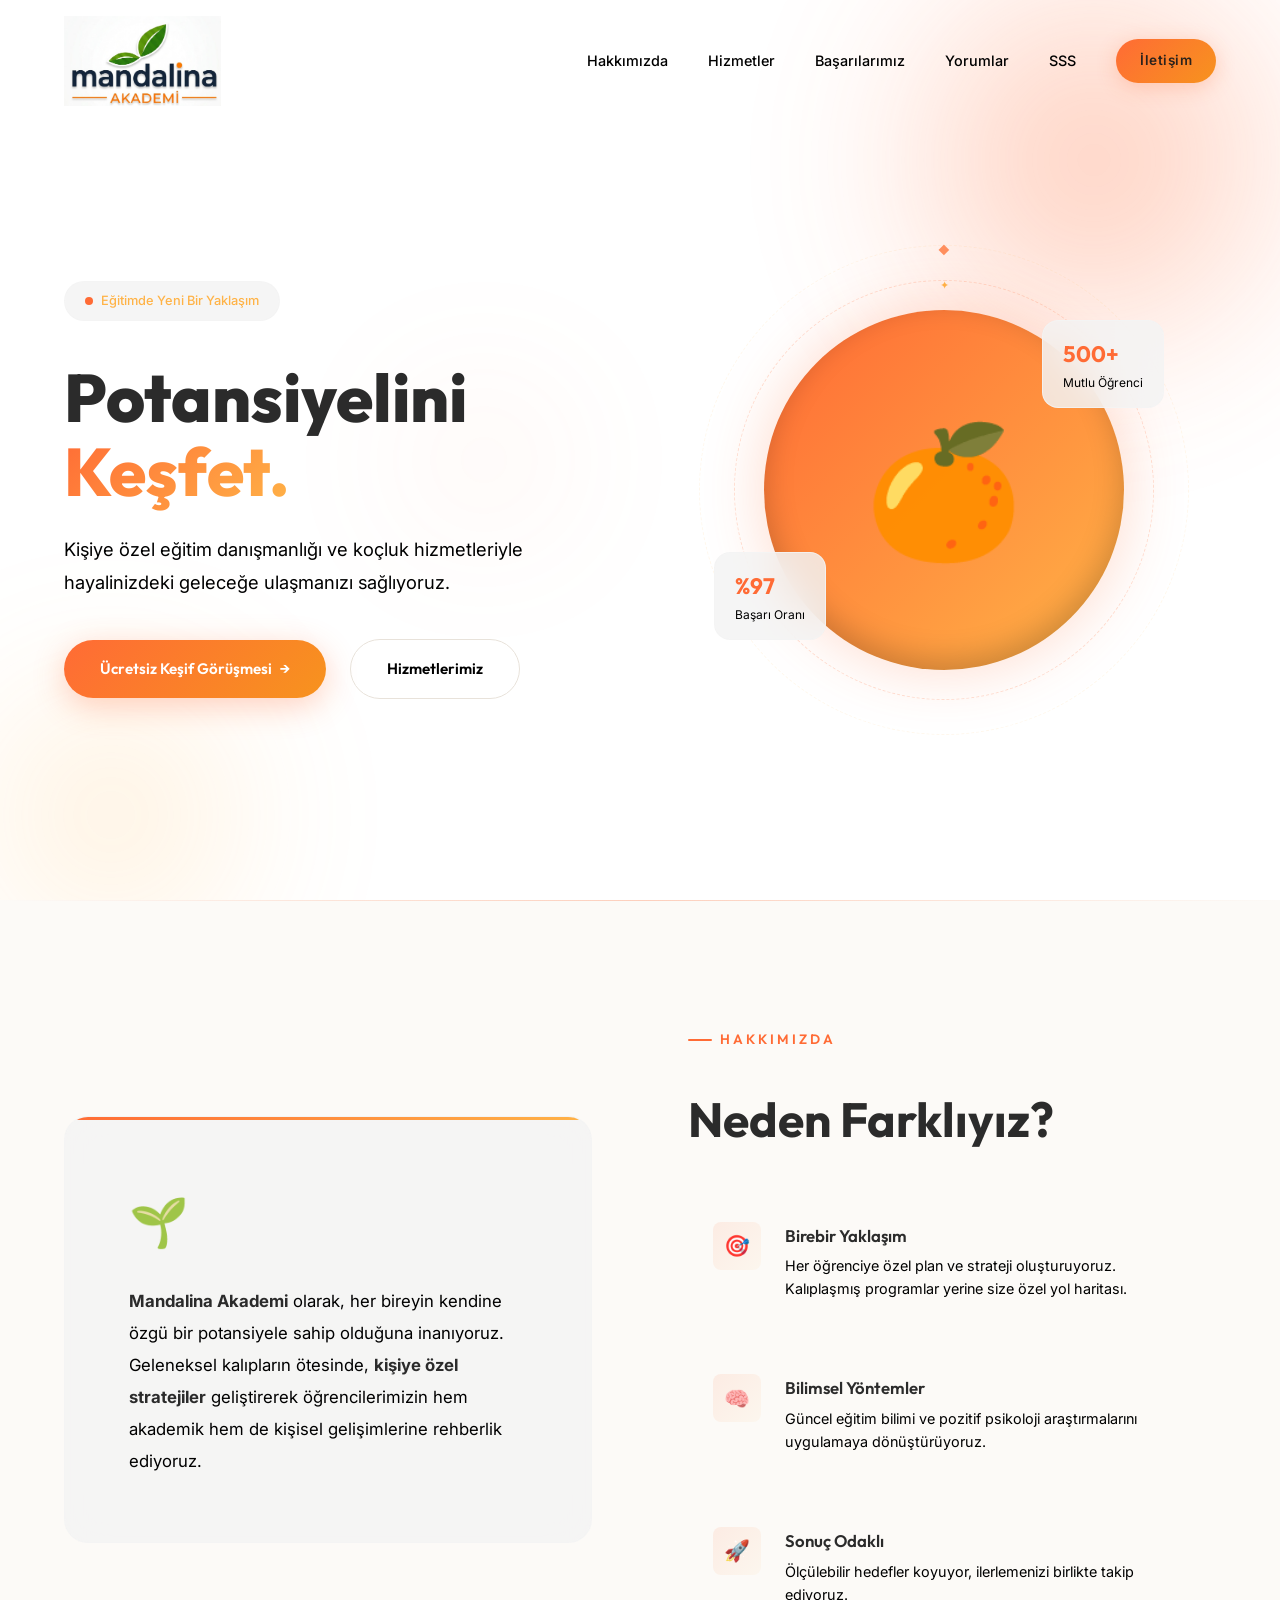
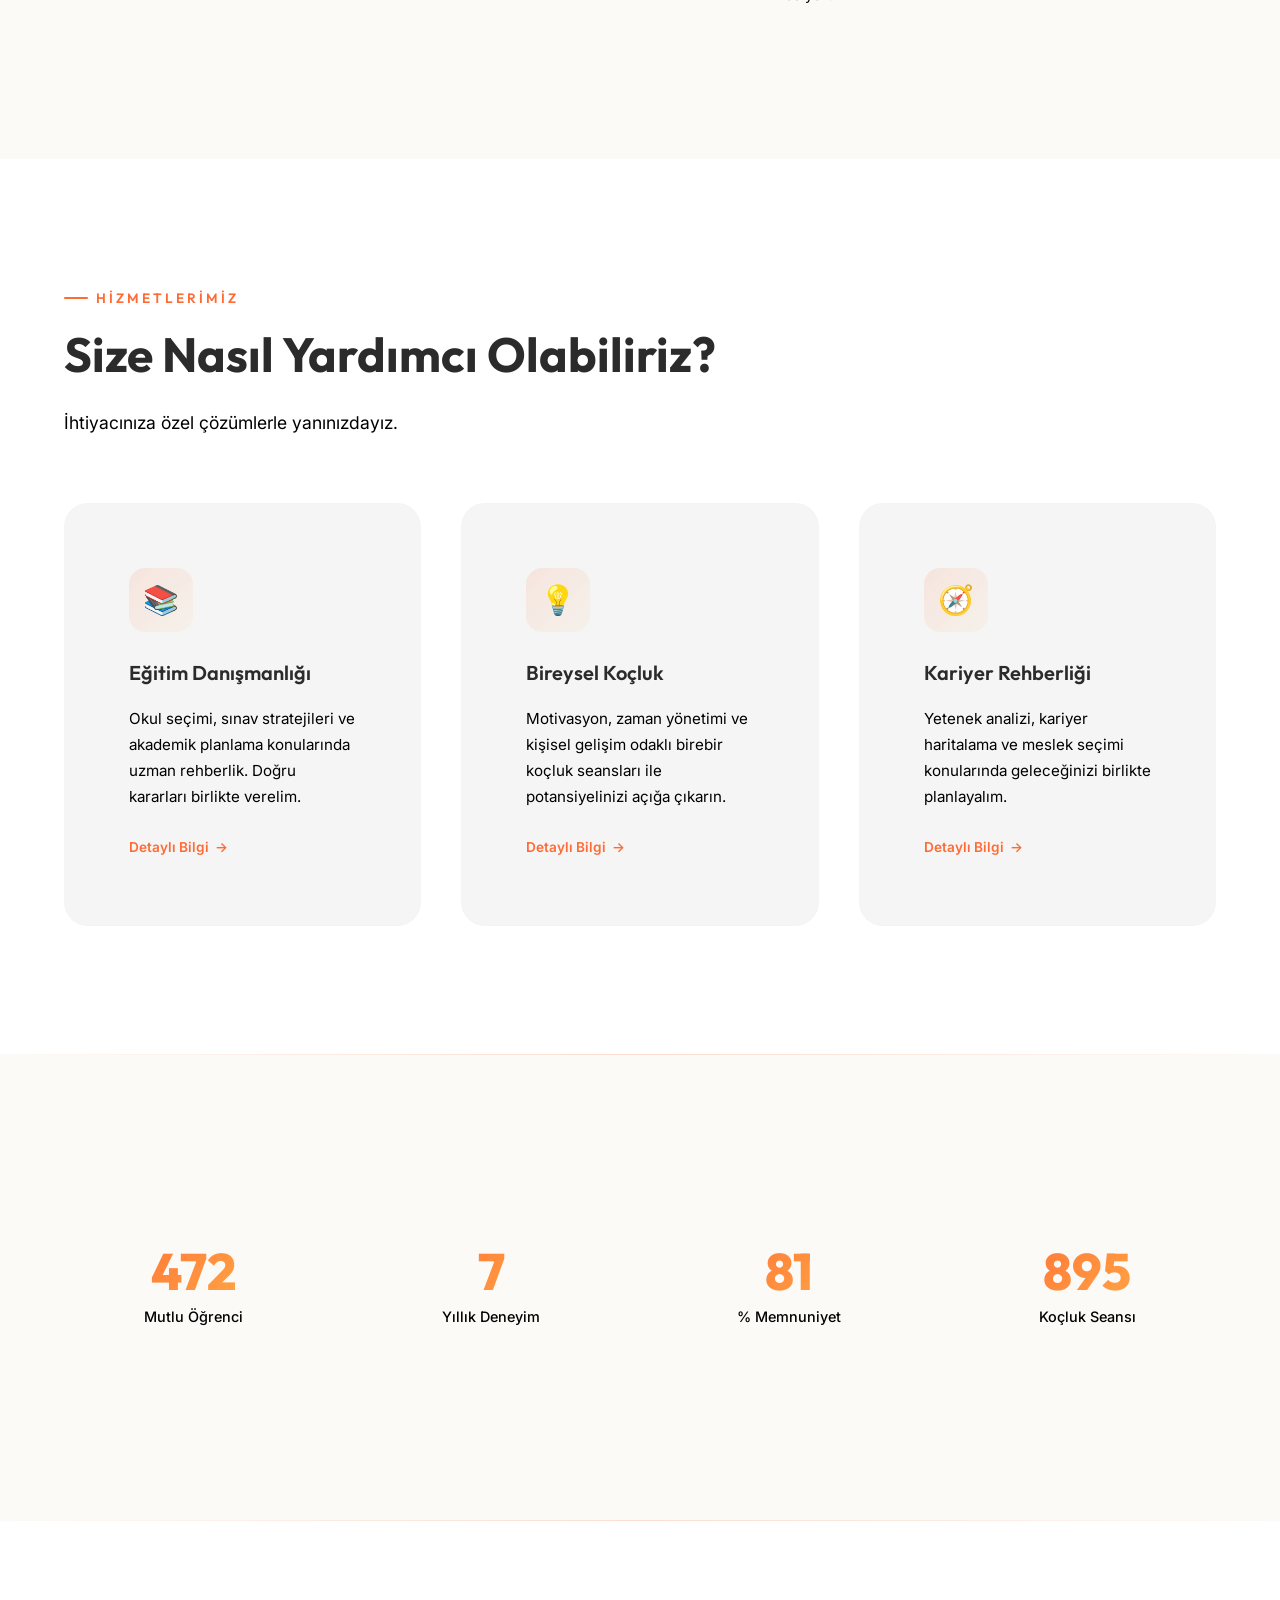
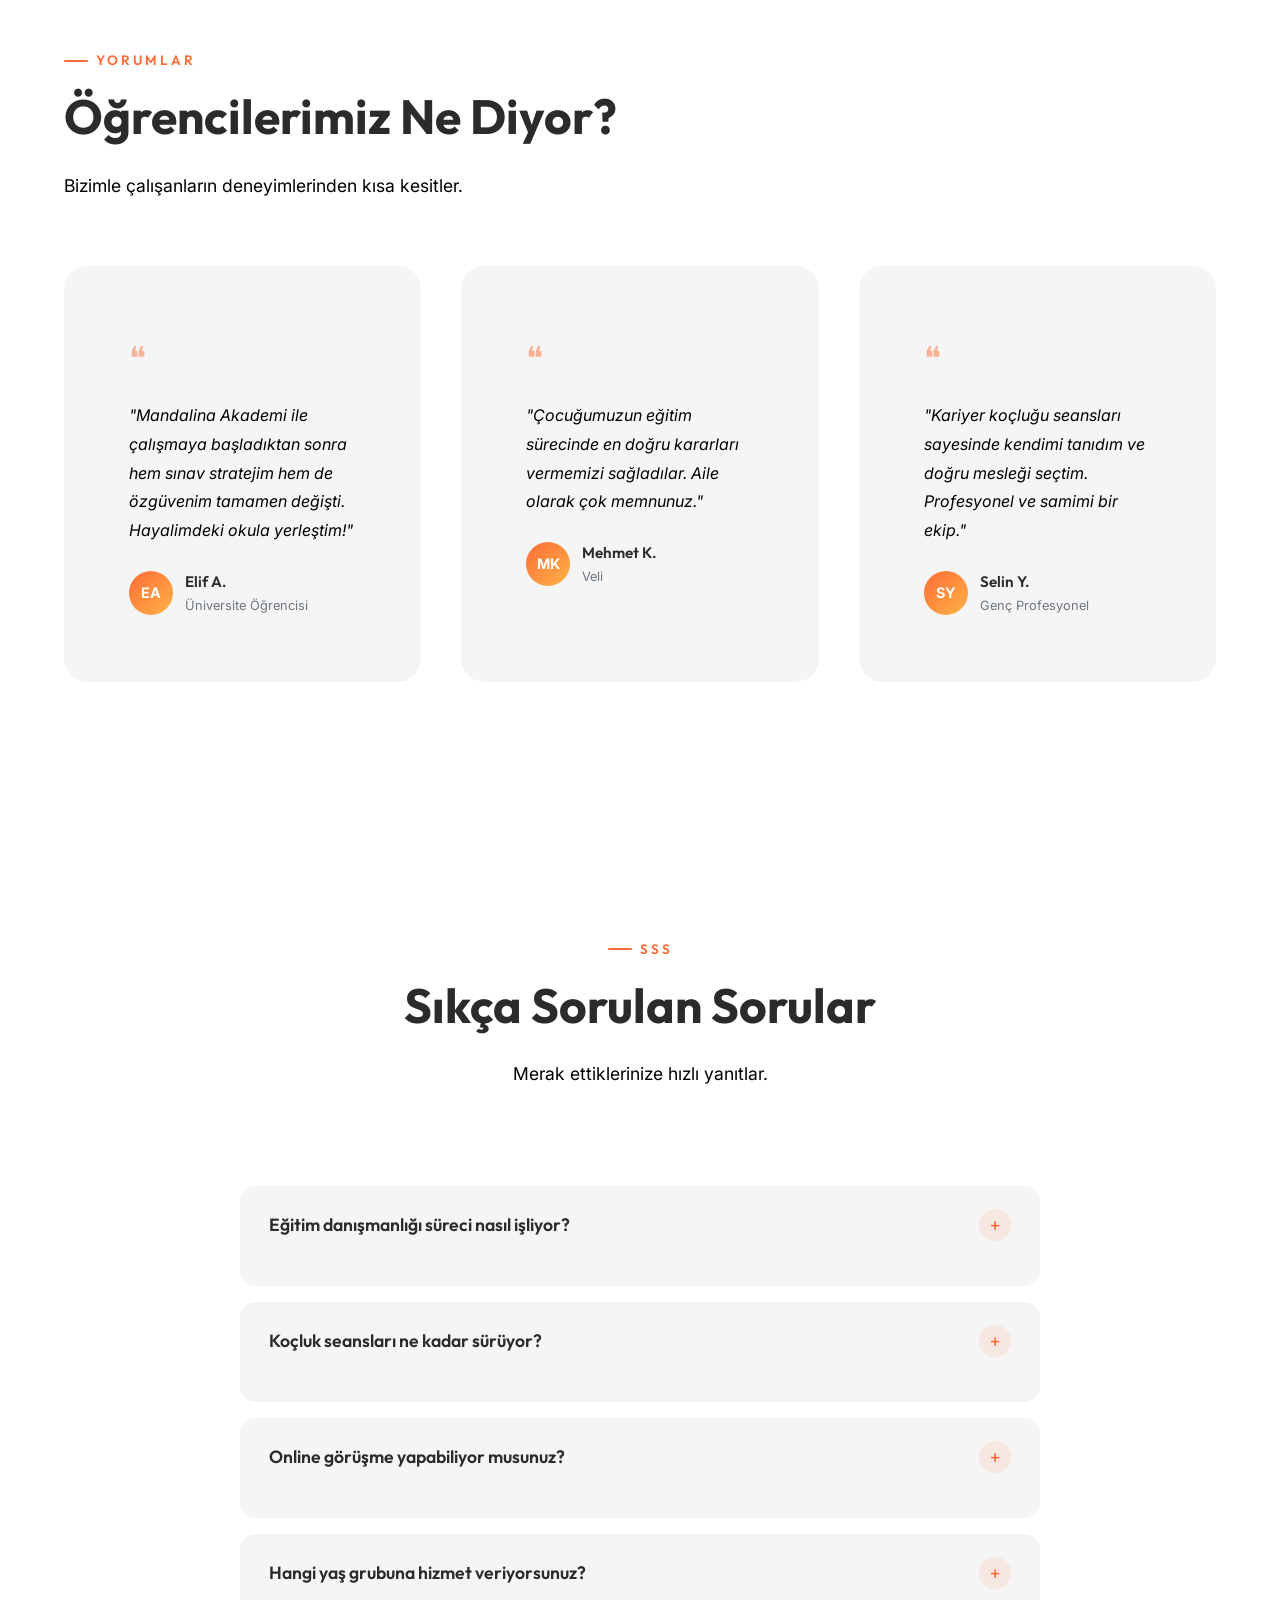
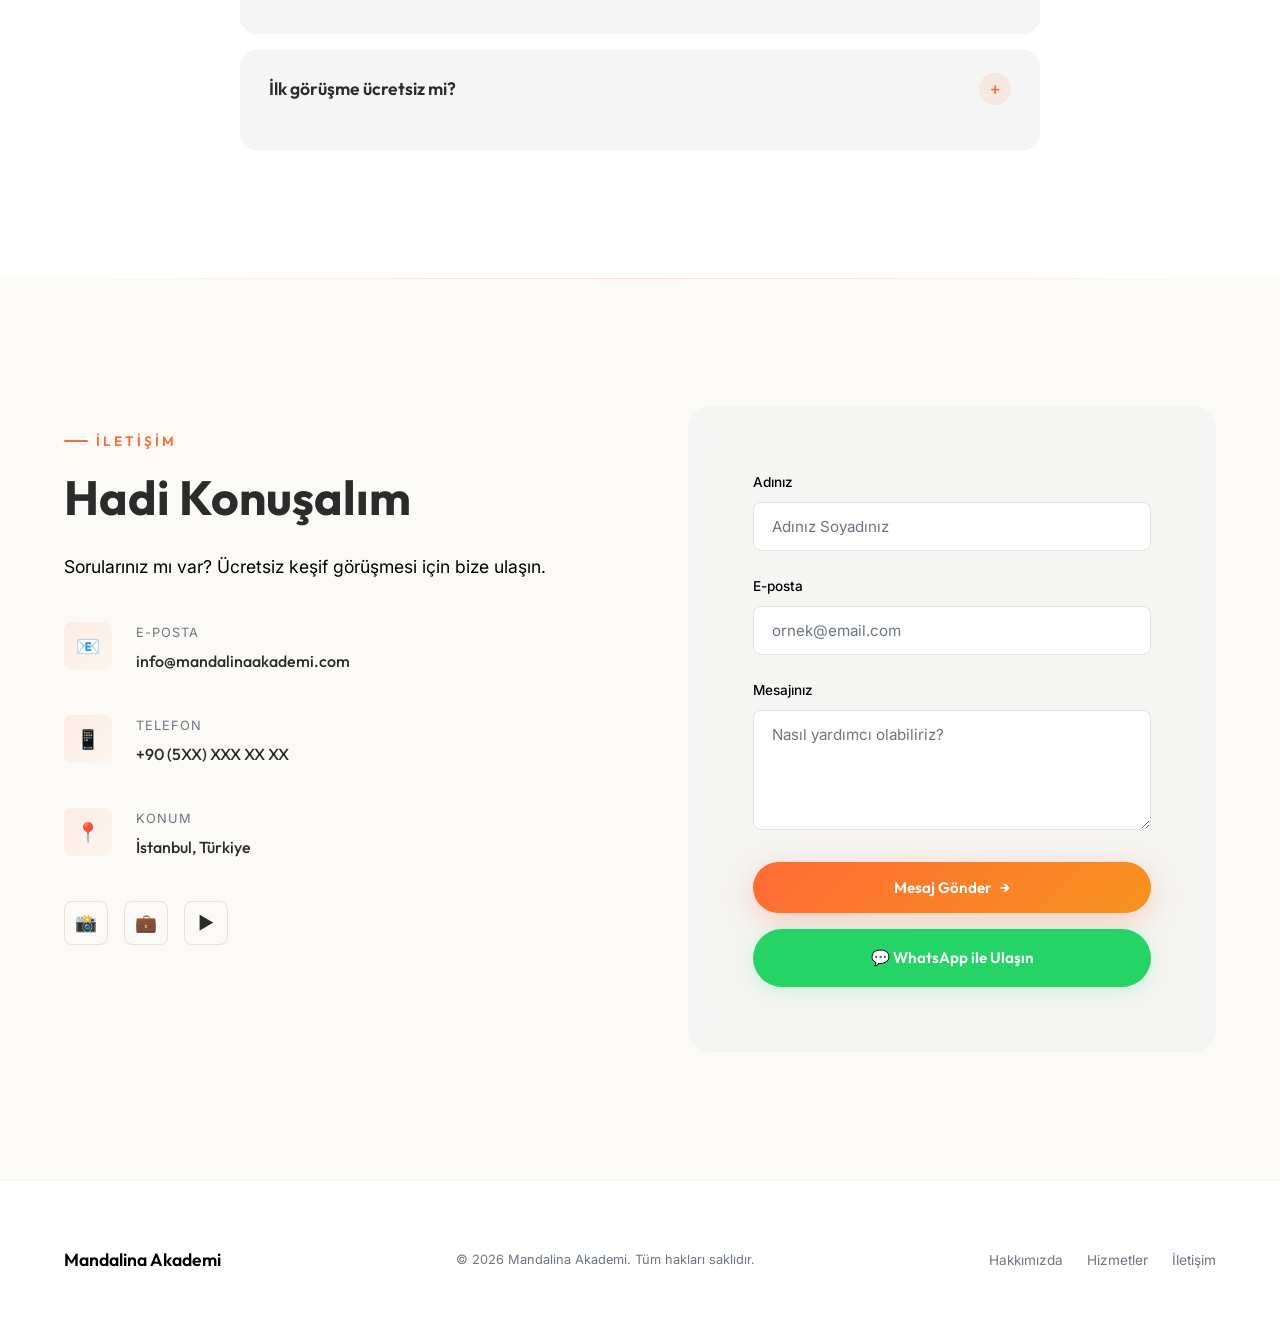
<file: index.html>
<!DOCTYPE html>
<html lang="tr">

<head>
  <meta charset="UTF-8">
  <meta name="viewport" content="width=device-width, initial-scale=1.0">
  <meta name="description"
    content="Mandalina Akademi – Eğitim danışmanlığı ve koçluk hizmetleri ile potansiyelinizi keşfedin. Kişiye özel rehberlik, kariyer koçluğu ve akademik danışmanlık.">
  <meta name="keywords"
    content="eğitim danışmanlığı, koçluk, kariyer rehberliği, akademik danışmanlık, Mandalina Akademi">
  <meta name="author" content="Mandalina Akademi">
  <meta name="theme-color" content="#FF6B35">

  <!-- Open Graph -->
  <meta property="og:title" content="Mandalina Akademi – Eğitim Danışmanlığı & Koçluk">
  <meta property="og:description"
    content="Potansiyelinizi keşfedin. Kişiye özel eğitim danışmanlığı ve koçluk hizmetleri.">
  <meta property="og:type" content="website">

  <title>Mandalina Akademi – Eğitim Danışmanlığı & Koçluk</title>

  <!-- Google Fonts -->
  <link rel="preconnect" href="https://fonts.googleapis.com">
  <link rel="preconnect" href="https://fonts.gstatic.com" crossorigin>
  <link
    href="https://fonts.googleapis.com/css2?family=Outfit:wght@300;400;500;600;700;800;900&family=Inter:wght@300;400;500;600&display=swap"
    rel="stylesheet">

  <link rel="stylesheet" href="style.css">
</head>

<body>

  <!-- ═══════════ NAVBAR ═══════════ -->
  <nav class="navbar" id="navbar">
    <div class="container">
      <a href="#hero" class="nav-logo">
        <img src="logo.png" alt="logo" height="90">
      </a>

      <div class="nav-links" id="navLinks">
        <a href="#about">Hakkımızda</a>
        <a href="#services">Hizmetler</a>
        <a href="#stats">Başarılarımız</a>
        <a href="#testimonials">Yorumlar</a>
        <a href="#faq">SSS</a>
        <a href="#contact" class="nav-cta">İletişim</a>
      </div>

      <div class="nav-hamburger" id="navHamburger">
        <span></span>
        <span></span>
        <span></span>
      </div>
    </div>
    <div class="nav-overlay" id="navOverlay"></div>
  </nav>

  <!-- ═══════════ HERO ═══════════ -->
  <section class="hero" id="hero">
    <div class="hero-bg">
      <div class="hero-orb hero-orb--1"></div>
      <div class="hero-orb hero-orb--2"></div>
      <div class="hero-orb hero-orb--3"></div>
    </div>

    <div class="container">
      <div class="hero-content">
        <div class="hero-badge">
          <span class="dot"></span>
          Eğitimde Yeni Bir Yaklaşım
        </div>

        <h1 class="hero-title">
          Potansiyelini<br>
          <span class="highlight">Keşfet.</span>
        </h1>

        <p class="hero-desc">
          Kişiye özel eğitim danışmanlığı ve koçluk hizmetleriyle
          hayalinizdeki geleceğe ulaşmanızı sağlıyoruz.
        </p>

        <div class="hero-actions">
          <a href="#contact" class="btn btn-primary">
            <span class="btn-text">Ücretsiz Keşif Görüşmesi</span>
            <span class="btn-text">→</span>
          </a>
          <a href="#services" class="btn btn-secondary">
            Hizmetlerimiz
          </a>
        </div>
      </div>

      <div class="hero-visual">
        <div class="hero-mandarin">
          <div class="orbit-ring"></div>
          <div class="orbit-ring orbit-ring-2"></div>
          <div class="mandarin-circle">🍊</div>

          <div class="float-stat float-stat--1">
            <div class="stat-value">500+</div>
            <div class="stat-label">Mutlu Öğrenci</div>
          </div>

          <div class="float-stat float-stat--2">
            <div class="stat-value">%97</div>
            <div class="stat-label">Başarı Oranı</div>
          </div>
        </div>
      </div>
    </div>
  </section>

  <!-- ═══════════ ABOUT ═══════════ -->
  <section class="section about" id="about">
    <div class="container">
      <div class="about-visual reveal">
        <div class="about-card-main">
          <span class="about-emoji">🌱</span>
          <p>
            <strong>Mandalina Akademi</strong> olarak, her bireyin kendine özgü
            bir potansiyele sahip olduğuna inanıyoruz. Geleneksel kalıpların ötesinde,
            <strong>kişiye özel stratejiler</strong> geliştirerek öğrencilerimizin
            hem akademik hem de kişisel gelişimlerine rehberlik ediyoruz.
          </p>
        </div>
      </div>

      <div class="about-features reveal">
        <div class="section-label">Hakkımızda</div>
        <h2 class="section-title">Neden Farklıyız?</h2>

        <div class="about-feature">
          <div class="feature-icon">🎯</div>
          <div>
            <h3>Birebir Yaklaşım</h3>
            <p>Her öğrenciye özel plan ve strateji oluşturuyoruz. Kalıplaşmış programlar yerine size özel yol haritası.
            </p>
          </div>
        </div>

        <div class="about-feature">
          <div class="feature-icon">🧠</div>
          <div>
            <h3>Bilimsel Yöntemler</h3>
            <p>Güncel eğitim bilimi ve pozitif psikoloji araştırmalarını uygulamaya dönüştürüyoruz.</p>
          </div>
        </div>

        <div class="about-feature">
          <div class="feature-icon">🚀</div>
          <div>
            <h3>Sonuç Odaklı</h3>
            <p>Ölçülebilir hedefler koyuyor, ilerlemenizi birlikte takip ediyoruz.</p>
          </div>
        </div>
      </div>
    </div>
  </section>

  <!-- ═══════════ SERVICES ═══════════ -->
  <section class="section services" id="services">
    <div class="container">
      <div class="reveal">
        <div class="section-label">Hizmetlerimiz</div>
        <h2 class="section-title">Size Nasıl Yardımcı Olabiliriz?</h2>
        <p class="section-subtitle">
          İhtiyacınıza özel çözümlerle yanınızdayız.
        </p>
      </div>

      <div class="services-grid reveal-stagger">
        <div class="service-card">
          <div class="card-icon">📚</div>
          <h3>Eğitim Danışmanlığı</h3>
          <p>
            Okul seçimi, sınav stratejileri ve akademik planlama konularında
            uzman rehberlik. Doğru kararları birlikte verelim.
          </p>
          <a href="#contact" class="card-link">Detaylı Bilgi <span>→</span></a>
        </div>

        <div class="service-card">
          <div class="card-icon">💡</div>
          <h3>Bireysel Koçluk</h3>
          <p>
            Motivasyon, zaman yönetimi ve kişisel gelişim odaklı
            birebir koçluk seansları ile potansiyelinizi açığa çıkarın.
          </p>
          <a href="#contact" class="card-link">Detaylı Bilgi <span>→</span></a>
        </div>

        <div class="service-card">
          <div class="card-icon">🧭</div>
          <h3>Kariyer Rehberliği</h3>
          <p>
            Yetenek analizi, kariyer haritalama ve meslek seçimi konularında
            geleceğinizi birlikte planlayalım.
          </p>
          <a href="#contact" class="card-link">Detaylı Bilgi <span>→</span></a>
        </div>
      </div>
    </div>
  </section>

  <!-- ═══════════ STATS ═══════════ -->
  <section class="section stats" id="stats">
    <div class="container">
      <div class="stats-grid reveal-stagger">
        <div class="stat-item">
          <div class="stat-number" data-target="500">0</div>
          <div class="stat-text">Mutlu Öğrenci</div>
        </div>
        <div class="stat-item">
          <div class="stat-number" data-target="8">0</div>
          <div class="stat-text">Yıllık Deneyim</div>
        </div>
        <div class="stat-item">
          <div class="stat-number" data-target="97">0</div>
          <div class="stat-text">% Memnuniyet</div>
        </div>
        <div class="stat-item">
          <div class="stat-number" data-target="1200">0</div>
          <div class="stat-text">Koçluk Seansı</div>
        </div>
      </div>
    </div>
  </section>

  <!-- ═══════════ TESTIMONIALS ═══════════ -->
  <section class="section testimonials" id="testimonials">
    <div class="container">
      <div class="reveal">
        <div class="section-label">Yorumlar</div>
        <h2 class="section-title">Öğrencilerimiz Ne Diyor?</h2>
        <p class="section-subtitle">
          Bizimle çalışanların deneyimlerinden kısa kesitler.
        </p>
      </div>

      <div class="testimonials-slider reveal-stagger">
        <div class="testimonial-card">
          <span class="quote-icon">❝</span>
          <blockquote>
            "Mandalina Akademi ile çalışmaya başladıktan sonra hem sınav
            stratejim hem de özgüvenim tamamen değişti. Hayalimdeki okula
            yerleştim!"
          </blockquote>
          <div class="testimonial-author">
            <div class="avatar">EA</div>
            <div>
              <div class="author-name">Elif A.</div>
              <div class="author-role">Üniversite Öğrencisi</div>
            </div>
          </div>
        </div>

        <div class="testimonial-card">
          <span class="quote-icon">❝</span>
          <blockquote>
            "Çocuğumuzun eğitim sürecinde en doğru kararları vermemizi
            sağladılar. Aile olarak çok memnunuz."
          </blockquote>
          <div class="testimonial-author">
            <div class="avatar">MK</div>
            <div>
              <div class="author-name">Mehmet K.</div>
              <div class="author-role">Veli</div>
            </div>
          </div>
        </div>

        <div class="testimonial-card">
          <span class="quote-icon">❝</span>
          <blockquote>
            "Kariyer koçluğu seansları sayesinde kendimi tanıdım ve
            doğru mesleği seçtim. Profesyonel ve samimi bir ekip."
          </blockquote>
          <div class="testimonial-author">
            <div class="avatar">SY</div>
            <div>
              <div class="author-name">Selin Y.</div>
              <div class="author-role">Genç Profesyonel</div>
            </div>
          </div>
        </div>
      </div>
    </div>
  </section>

  <!-- ═══════════ FAQ (SSS) ═══════════ -->
  <section class="section faq" id="faq">
    <div class="container">
      <div class="faq-header reveal">
        <div class="section-label">SSS</div>
        <h2 class="section-title">Sıkça Sorulan Sorular</h2>
        <p class="section-subtitle">
          Merak ettiklerinize hızlı yanıtlar.
        </p>
      </div>

      <div class="faq-list reveal">
        <div class="faq-item">
          <button class="faq-question" id="faq-btn-1" aria-expanded="false" aria-controls="faq-answer-1">
            <span>Eğitim danışmanlığı süreci nasıl işliyor?</span>
            <span class="faq-icon">+</span>
          </button>
          <div class="faq-answer" id="faq-answer-1" role="region" aria-labelledby="faq-btn-1">
            <p>İlk olarak ücretsiz bir keşif görüşmesi yapıyoruz. Bu görüşmede ihtiyaçlarınızı, hedeflerinizi ve mevcut
              durumunuzu analiz ediyoruz. Ardından size özel bir yol haritası oluşturuyor ve düzenli seanslarla
              ilerlemenizi takip ediyoruz.</p>
          </div>
        </div>

        <div class="faq-item">
          <button class="faq-question" id="faq-btn-2" aria-expanded="false" aria-controls="faq-answer-2">
            <span>Koçluk seansları ne kadar sürüyor?</span>
            <span class="faq-icon">+</span>
          </button>
          <div class="faq-answer" id="faq-answer-2" role="region" aria-labelledby="faq-btn-2">
            <p>Her seans yaklaşık 50-60 dakika sürmektedir. Seans sıklığı ve toplam süre, kişisel hedeflerinize ve
              ihtiyaçlarınıza göre birlikte belirlenir. Genellikle haftada bir seans önerilir.</p>
          </div>
        </div>

        <div class="faq-item">
          <button class="faq-question" id="faq-btn-3" aria-expanded="false" aria-controls="faq-answer-3">
            <span>Online görüşme yapabiliyor musunuz?</span>
            <span class="faq-icon">+</span>
          </button>
          <div class="faq-answer" id="faq-answer-3" role="region" aria-labelledby="faq-btn-3">
            <p>Evet! Yüz yüze seansların yanı sıra Zoom ve Google Meet üzerinden online seanslar da düzenliyoruz.
              Türkiye'nin her yerinden ve yurt dışından hizmet alabilirsiniz.</p>
          </div>
        </div>

        <div class="faq-item">
          <button class="faq-question" id="faq-btn-4" aria-expanded="false" aria-controls="faq-answer-4">
            <span>Hangi yaş grubuna hizmet veriyorsunuz?</span>
            <span class="faq-icon">+</span>
          </button>
          <div class="faq-answer" id="faq-answer-4" role="region" aria-labelledby="faq-btn-4">
            <p>Ortaokul, lise ve üniversite öğrencilerine eğitim danışmanlığı; her yaş grubundaki bireylere ise bireysel
              koçluk ve kariyer rehberliği hizmeti veriyoruz.</p>
          </div>
        </div>

        <div class="faq-item">
          <button class="faq-question" id="faq-btn-5" aria-expanded="false" aria-controls="faq-answer-5">
            <span>İlk görüşme ücretsiz mi?</span>
            <span class="faq-icon">+</span>
          </button>
          <div class="faq-answer" id="faq-answer-5" role="region" aria-labelledby="faq-btn-5">
            <p>Evet, ilk keşif görüşmemiz tamamen ücretsizdir. Bu görüşmede sizi tanıyor, ihtiyaçlarınızı belirliyoruz
              ve birlikte çalışıp çalışamayacağımıza karar veriyoruz. Herhangi bir taahhüt gerektirmez.</p>
          </div>
        </div>
      </div>
    </div>
  </section>

  <!-- ═══════════ CONTACT ═══════════ -->
  <section class="section contact" id="contact">
    <div class="container">
      <div class="contact-info reveal">
        <div class="section-label">İletişim</div>
        <h2 class="section-title">Hadi Konuşalım</h2>
        <p class="section-subtitle" style="margin-bottom: 2.5rem;">
          Sorularınız mı var? Ücretsiz keşif görüşmesi için bize ulaşın.
        </p>

        <div class="info-item">
          <div class="info-icon">📧</div>
          <div>
            <div class="info-label">E-posta</div>
            <div class="info-value">info@mandalinaakademi.com</div>
          </div>
        </div>

        <div class="info-item">
          <div class="info-icon">📱</div>
          <div>
            <div class="info-label">Telefon</div>
            <div class="info-value">+90 (5XX) XXX XX XX</div>
          </div>
        </div>

        <div class="info-item">
          <div class="info-icon">📍</div>
          <div>
            <div class="info-label">Konum</div>
            <div class="info-value">İstanbul, Türkiye</div>
          </div>
        </div>

        <div class="social-links">
          <a href="#" class="social-link" aria-label="Instagram" title="Instagram">📸</a>
          <a href="#" class="social-link" aria-label="LinkedIn" title="LinkedIn">💼</a>
          <a href="#" class="social-link" aria-label="YouTube" title="YouTube">▶️</a>
        </div>
      </div>

      <div class="reveal">
        <form class="contact-form" id="contactForm">
          <div class="form-group">
            <label for="name">Adınız</label>
            <input type="text" id="name" name="name" placeholder="Adınız Soyadınız" required>
          </div>

          <div class="form-group">
            <label for="email">E-posta</label>
            <input type="email" id="email" name="email" placeholder="ornek@email.com" required>
          </div>

          <div class="form-group">
            <label for="message">Mesajınız</label>
            <textarea id="message" name="message" placeholder="Nasıl yardımcı olabiliriz?" required></textarea>
          </div>

          <button type="submit" class="btn btn-primary" style="width: 100%; justify-content: center;">
            <span class="btn-text">Mesaj Gönder</span>
            <span class="btn-text">→</span>
          </button>

          <a href="https://wa.me/905XXXXXXXXX" target="_blank" class="btn btn-whatsapp">
            💬 WhatsApp ile Ulaşın
          </a>
        </form>
      </div>
    </div>
  </section>

  <!-- ═══════════ FOOTER ═══════════ -->
  <footer class="footer">
    <div class="container">
      <div class="footer-logo">

        <span>Mandalina Akademi</span>
      </div>

      <p class="footer-copy">© 2026 Mandalina Akademi. Tüm hakları saklıdır.</p>

      <div class="footer-links">
        <a href="#about">Hakkımızda</a>
        <a href="#services">Hizmetler</a>
        <a href="#contact">İletişim</a>
      </div>
    </div>
  </footer>

  <script src="script.js"></script>
</body>

</html>
</file>
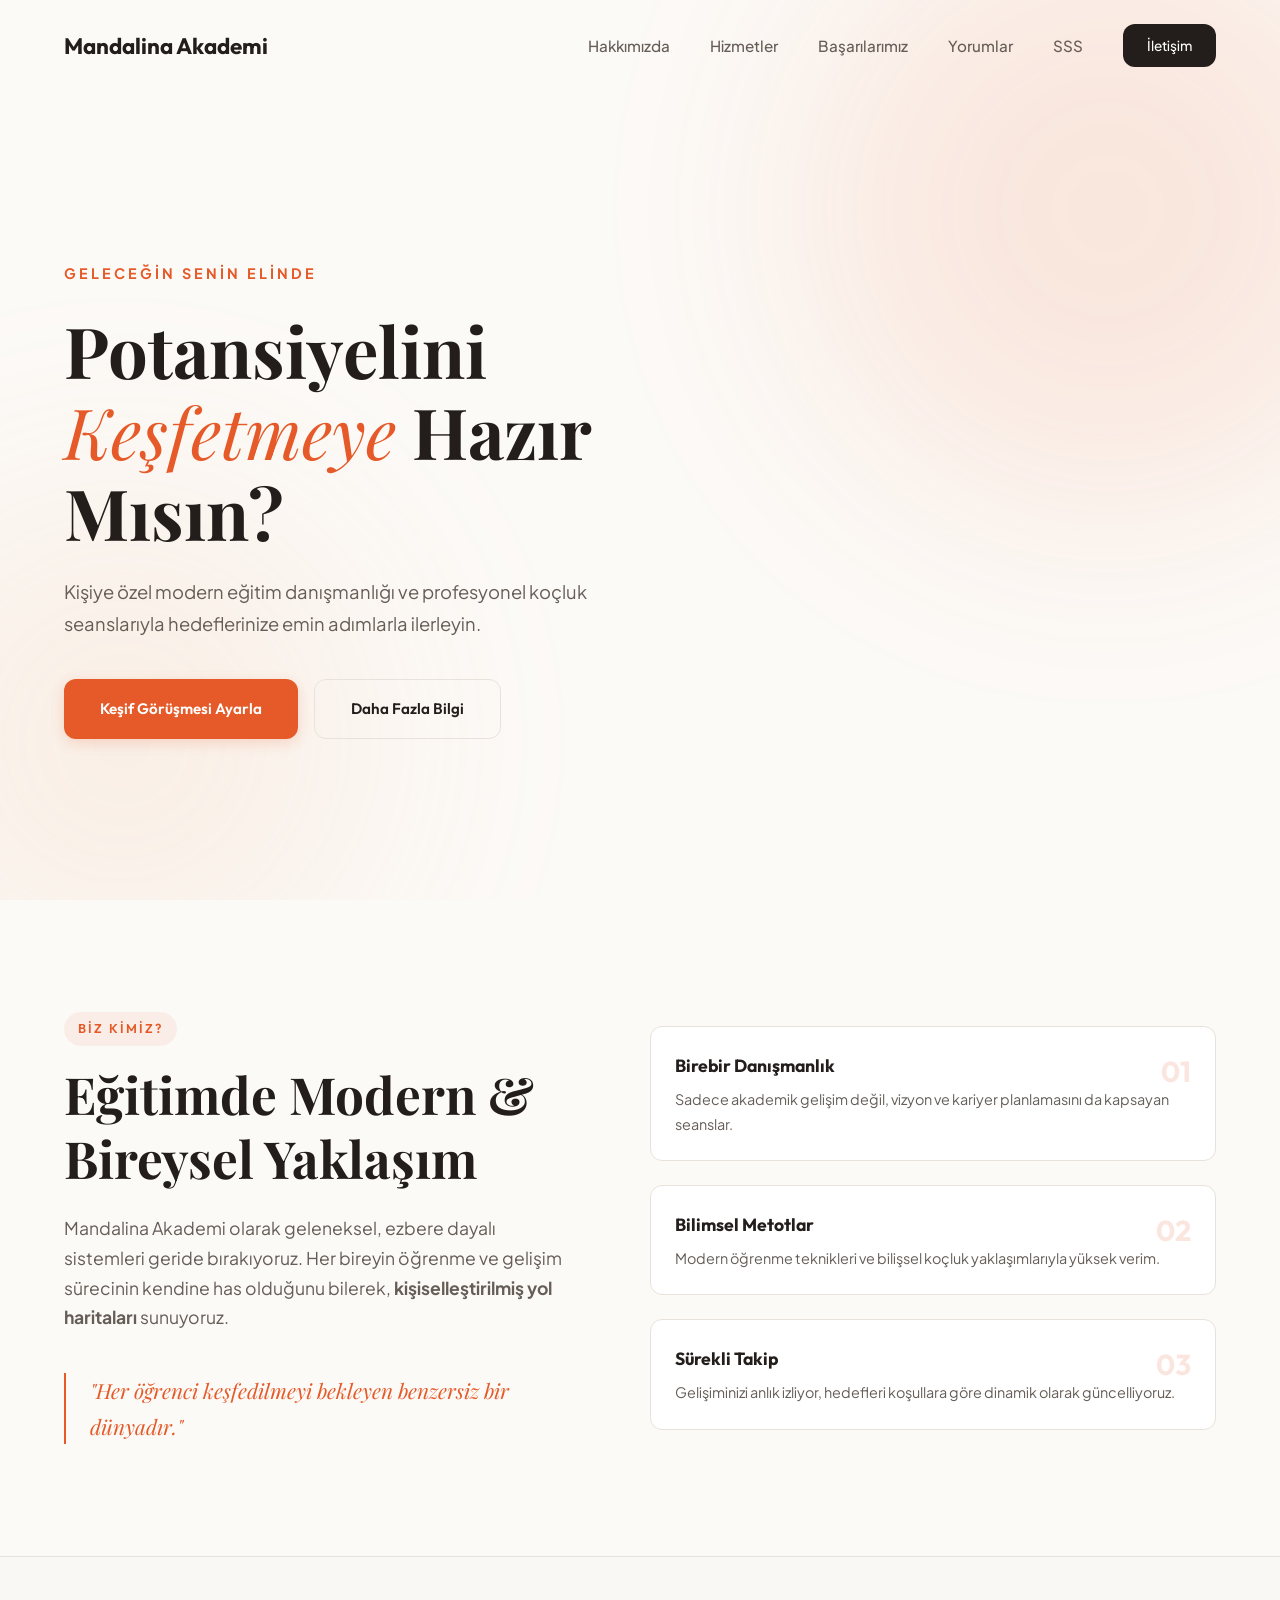
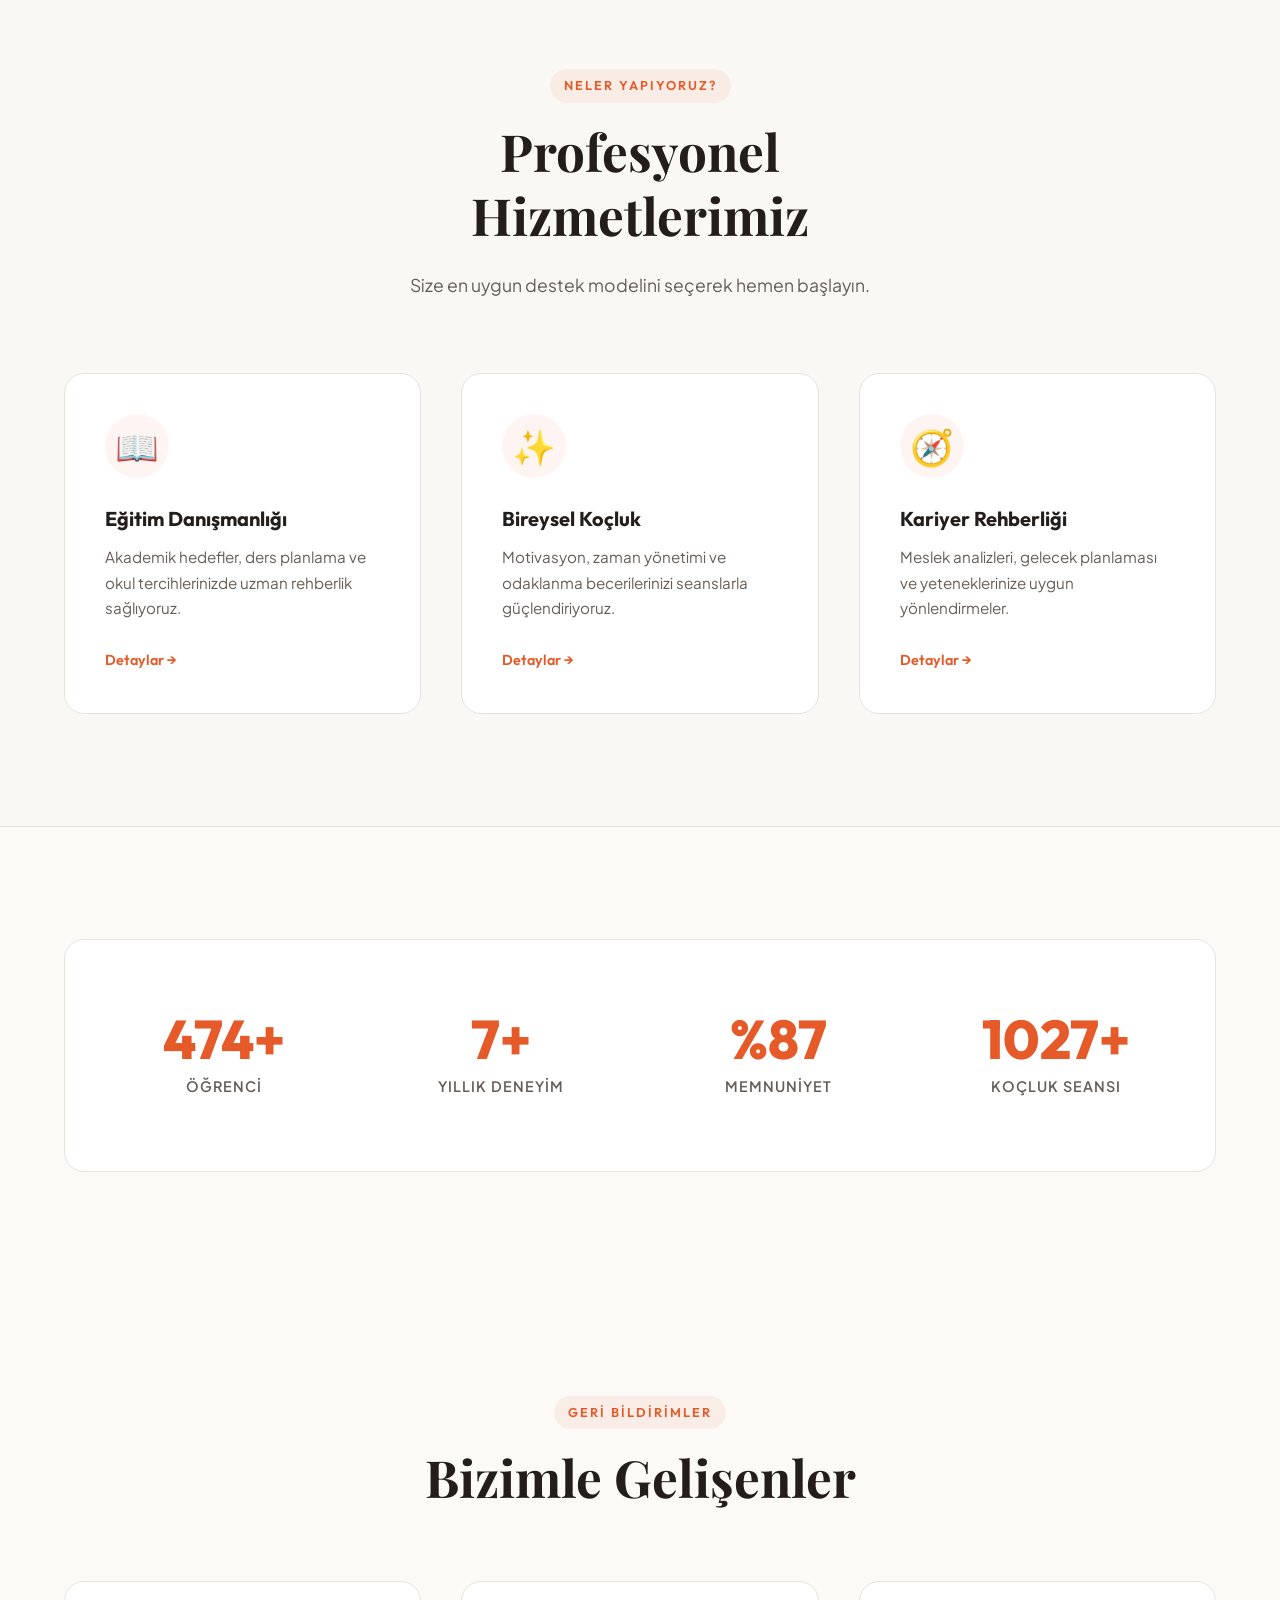
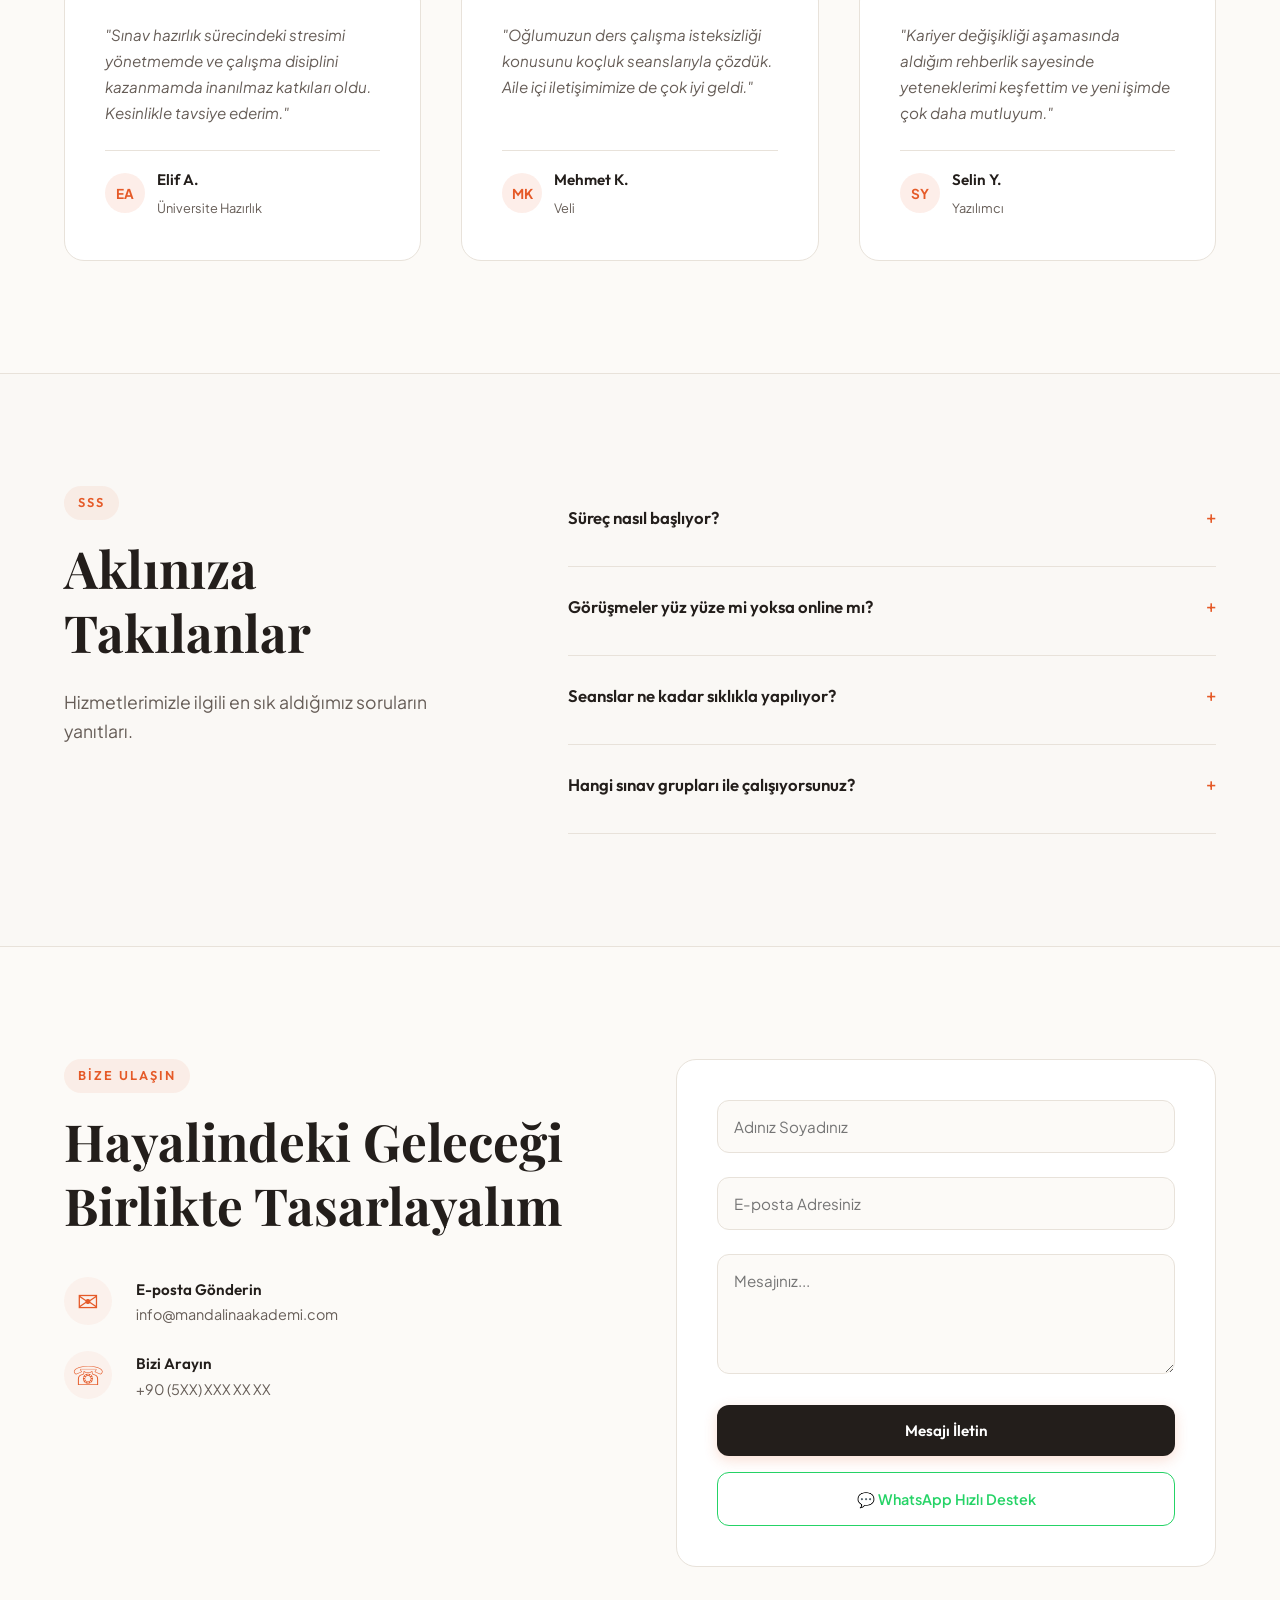
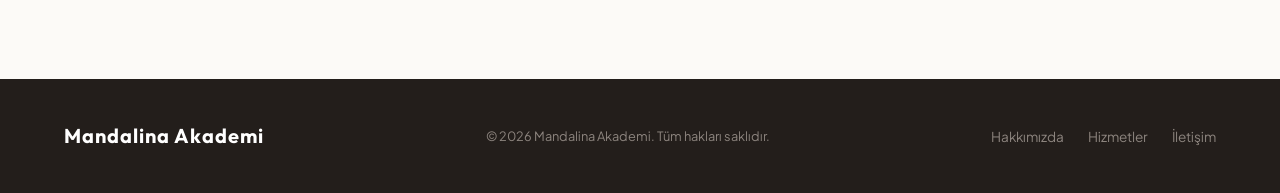
<file: mail.html>
<!DOCTYPE html>
<html lang="tr">

<head>
  <meta charset="UTF-8">
  <meta name="viewport" content="width=device-width, initial-scale=1.0">
  <meta name="description"
    content="Mandalina Akademi – Eğitim danışmanlığı ve koçluk hizmetleri. Potansiyelinizi bizimle keşfedin.">
  <meta name="theme-color" content="#E55A28">

  <title>Mandalina Akademi | Alternatif Tasarım</title>

  <!-- Google Fonts - Outfit & Playfair Display for editorial vibe -->
  <link rel="preconnect" href="https://fonts.googleapis.com">
  <link rel="preconnect" href="https://fonts.gstatic.com" crossorigin>
  <link
    href="https://fonts.googleapis.com/css2?family=Outfit:wght@300;400;500;600;700;800&family=Playfair+Display:ital,wght@0,400;0,600;0,700;1,400&family=Plus+Jakarta+Sans:wght@300;400;500;600;700&display=swap"
    rel="stylesheet">

  <link rel="stylesheet" href="mail_style.css">
</head>

<body>

  <!-- ═══════════ NAVBAR ═══════════ -->
  <nav class="navbar" id="navbar">
    <div class="container">
      <a href="#hero" class="nav-logo">

        <span>Mandalina Akademi</span>
      </a>

      <div class="nav-links" id="navLinks">
        <a href="#about">Hakkımızda</a>
        <a href="#services">Hizmetler</a>
        <a href="#stats">Başarılarımız</a>
        <a href="#testimonials">Yorumlar</a>
        <a href="#faq">SSS</a>
        <a href="#contact" class="nav-cta">İletişim</a>
      </div>

      <div class="nav-hamburger" id="navHamburger">
        <span></span>
        <span></span>
        <span></span>
      </div>
    </div>
    <div class="nav-overlay" id="navOverlay"></div>
  </nav>

  <!-- ═══════════ HERO ═══════════ -->
  <section class="hero" id="hero">
    <div class="hero-shapes">
      <div class="abstract-shape shape-1"></div>
      <div class="abstract-shape shape-2"></div>
    </div>

    <div class="container">
      <div class="hero-content">
        <span class="hero-tagline">Geleceğin Senin Elinde</span>
        <h1 class="hero-title">
          Potansiyelini<br>
          <span class="serif-title">Keşfetmeye</span> Hazır Mısın?
        </h1>
        <p class="hero-desc">
          Kişiye özel modern eğitim danışmanlığı ve profesyonel koçluk seanslarıyla hedeflerinize emin adımlarla
          ilerleyin.
        </p>
        <div class="hero-actions">
          <a href="#contact" class="btn btn-primary">Keşif Görüşmesi Ayarla</a>
          <a href="#about" class="btn btn-secondary">Daha Fazla Bilgi</a>
        </div>
      </div>

    </div>
  </section>

  <!-- ═══════════ ABOUT ═══════════ -->
  <section class="section about" id="about">
    <div class="container">
      <div class="about-grid">
        <div class="about-intro reveal">
          <div class="section-badge">Biz Kimiz?</div>
          <h2 class="section-title">Eğitimde Modern & Bireysel Yaklaşım</h2>
          <p class="about-text">
            Mandalina Akademi olarak geleneksel, ezbere dayalı sistemleri geride bırakıyoruz. Her bireyin öğrenme ve
            gelişim sürecinin kendine has olduğunu bilerek, <strong>kişiselleştirilmiş yol haritaları</strong>
            sunuyoruz.
          </p>
          <div class="about-quote">
            "Her öğrenci keşfedilmeyi bekleyen benzersiz bir dünyadır."
          </div>
        </div>

        <div class="about-cards reveal-stagger">
          <div class="minimal-card card-1">
            <div class="card-num">01</div>
            <h3>Birebir Danışmanlık</h3>
            <p>Sadece akademik gelişim değil, vizyon ve kariyer planlamasını da kapsayan seanslar.</p>
          </div>

          <div class="minimal-card card-2">
            <div class="card-num">02</div>
            <h3>Bilimsel Metotlar</h3>
            <p>Modern öğrenme teknikleri ve bilişsel koçluk yaklaşımlarıyla yüksek verim.</p>
          </div>

          <div class="minimal-card card-3">
            <div class="card-num">03</div>
            <h3>Sürekli Takip</h3>
            <p>Gelişiminizi anlık izliyor, hedefleri koşullara göre dinamik olarak güncelliyoruz.</p>
          </div>
        </div>
      </div>
    </div>
  </section>

  <!-- ═══════════ SERVICES ═══════════ -->
  <section class="section services" id="services">
    <div class="container">
      <div class="services-header reveal">
        <div class="section-badge">Neler Yapıyoruz?</div>
        <h2 class="section-title">Profesyonel Hizmetlerimiz</h2>
        <p class="section-desc">Size en uygun destek modelini seçerek hemen başlayın.</p>
      </div>

      <div class="services-grid reveal-stagger">
        <div class="service-block">
          <div class="service-icon">📖</div>
          <h3>Eğitim Danışmanlığı</h3>
          <p>Akademik hedefler, ders planlama ve okul tercihlerinizde uzman rehberlik sağlıyoruz.</p>
          <a href="#contact" class="service-btn">Detaylar →</a>
        </div>

        <div class="service-block">
          <div class="service-icon">✨</div>
          <h3>Bireysel Koçluk</h3>
          <p>Motivasyon, zaman yönetimi ve odaklanma becerilerinizi seanslarla güçlendiriyoruz.</p>
          <a href="#contact" class="service-btn">Detaylar →</a>
        </div>

        <div class="service-block">
          <div class="service-icon">🧭</div>
          <h3>Kariyer Rehberliği</h3>
          <p>Meslek analizleri, gelecek planlaması ve yeteneklerinize uygun yönlendirmeler.</p>
          <a href="#contact" class="service-btn">Detaylar →</a>
        </div>
      </div>
    </div>
  </section>

  <!-- ═══════════ STATS ═══════════ -->
  <section class="section stats" id="stats">
    <div class="container">
      <div class="stats-container reveal-stagger">
        <div class="stat-box">
          <div class="stat-count" data-target="500">0</div>
          <div class="stat-label">Öğrenci</div>
        </div>
        <div class="stat-box">
          <div class="stat-count" data-target="8">0</div>
          <div class="stat-label">Yıllık Deneyim</div>
        </div>
        <div class="stat-box">
          <div class="stat-count" data-target="97">0</div>
          <div class="stat-label">Memnuniyet</div>
        </div>
        <div class="stat-box">
          <div class="stat-count" data-target="1200">0</div>
          <div class="stat-label">Koçluk Seansı</div>
        </div>
      </div>
    </div>
  </section>

  <!-- ═══════════ TESTIMONIALS ═══════════ -->
  <section class="section testimonials" id="testimonials">
    <div class="container">
      <div class="testimonials-header reveal">
        <div class="section-badge">Geri Bildirimler</div>
        <h2 class="section-title">Bizimle Gelişenler</h2>
      </div>

      <div class="testimonials-grid reveal-stagger">
        <div class="review-card">
          <p class="quote">"Sınav hazırlık sürecindeki stresimi yönetmemde ve çalışma disiplini kazanmamda inanılmaz
            katkıları oldu. Kesinlikle tavsiye ederim."</p>
          <div class="author-info">
            <span class="initials">EA</span>
            <div>
              <h4 class="name">Elif A.</h4>
              <span class="role">Üniversite Hazırlık</span>
            </div>
          </div>
        </div>

        <div class="review-card">
          <p class="quote">"Oğlumuzun ders çalışma isteksizliği konusunu koçluk seanslarıyla çözdük. Aile içi
            iletişimimize de çok iyi geldi."</p>
          <div class="author-info">
            <span class="initials">MK</span>
            <div>
              <h4 class="name">Mehmet K.</h4>
              <span class="role">Veli</span>
            </div>
          </div>
        </div>

        <div class="review-card">
          <p class="quote">"Kariyer değişikliği aşamasında aldığım rehberlik sayesinde yeteneklerimi keşfettim ve yeni
            işimde çok daha mutluyum."</p>
          <div class="author-info">
            <span class="initials">SY</span>
            <div>
              <h4 class="name">Selin Y.</h4>
              <span class="role">Yazılımcı</span>
            </div>
          </div>
        </div>
      </div>
    </div>
  </section>

  <!-- ═══════════ FAQ ═══════════ -->
  <section class="section faq" id="faq">
    <div class="container">
      <div class="faq-layout">
        <div class="faq-info reveal">
          <div class="section-badge">SSS</div>
          <h2 class="section-title">Aklınıza Takılanlar</h2>
          <p class="faq-subtext">Hizmetlerimizle ilgili en sık aldığımız soruların yanıtları.</p>
        </div>

        <div class="faq-accordion reveal">
          <div class="accordion-item">
            <button class="accordion-trigger" id="faq-trigger-1" aria-expanded="false" aria-controls="faq-ans-1">
              <span>Süreç nasıl başlıyor?</span>
              <span class="accordion-icon">+</span>
            </button>
            <div class="accordion-content" id="faq-ans-1" role="region" aria-labelledby="faq-trigger-1">
              <p>İlk keşif görüşmemiz ücretsizdir. Durumunuzu ve hedeflerinizi değerlendirip birlikte bir yol haritası
                çıkartıyoruz.</p>
            </div>
          </div>

          <div class="accordion-item">
            <button class="accordion-trigger" id="faq-trigger-2" aria-expanded="false" aria-controls="faq-ans-2">
              <span>Görüşmeler yüz yüze mi yoksa online mı?</span>
              <span class="accordion-icon">+</span>
            </button>
            <div class="accordion-content" id="faq-ans-2" role="region" aria-labelledby="faq-trigger-2">
              <p>Tercihinize göre hem online (Zoom/Google Meet) hem de fiziksel ofisimizde yüz yüze seanslar
                gerçekleştirebiliyoruz.</p>
            </div>
          </div>

          <div class="accordion-item">
            <button class="accordion-trigger" id="faq-trigger-3" aria-expanded="false" aria-controls="faq-ans-3">
              <span>Seanslar ne kadar sıklıkla yapılıyor?</span>
              <span class="accordion-icon">+</span>
            </button>
            <div class="accordion-content" id="faq-ans-3" role="region" aria-labelledby="faq-trigger-3">
              <p>Genellikle haftada 1 seans şeklinde ilerliyoruz ancak öğrencinin yoğunluğuna veya sınav takvimine göre
                bu sıklık güncellenebilir.</p>
            </div>
          </div>

          <div class="accordion-item">
            <button class="accordion-trigger" id="faq-trigger-4" aria-expanded="false" aria-controls="faq-ans-4">
              <span>Hangi sınav grupları ile çalışıyorsunuz?</span>
              <span class="accordion-icon">+</span>
            </button>
            <div class="accordion-content" id="faq-ans-4" role="region" aria-labelledby="faq-trigger-4">
              <p>LGS, YKS, okul başarı takipleri ve üniversite kariyer geçiş süreçlerindeki tüm öğrencilerle aktif
                olarak çalışmaktayız.</p>
            </div>
          </div>
        </div>
      </div>
    </div>
  </section>

  <!-- ═══════════ CONTACT ═══════════ -->
  <section class="section contact" id="contact">
    <div class="container">
      <div class="contact-grid">
        <div class="contact-details reveal">
          <div class="section-badge">Bize Ulaşın</div>
          <h2 class="section-title">Hayalindeki Geleceği Birlikte Tasarlayalım</h2>

          <div class="contact-methods">
            <div class="method-item">
              <span class="icon">✉</span>
              <div>
                <h4>E-posta Gönderin</h4>
                <p>info@mandalinaakademi.com</p>
              </div>
            </div>

            <div class="method-item">
              <span class="icon">☏</span>
              <div>
                <h4>Bizi Arayın</h4>
                <p>+90 (5XX) XXX XX XX</p>
              </div>
            </div>
          </div>
        </div>

        <div class="contact-form-wrapper reveal">
          <form class="minimal-form" id="contactForm">
            <div class="input-row">
              <input type="text" id="name" name="name" placeholder="Adınız Soyadınız" required>
            </div>
            <div class="input-row">
              <input type="email" id="email" name="email" placeholder="E-posta Adresiniz" required>
            </div>
            <div class="input-row">
              <textarea id="message" name="message" placeholder="Mesajınız..." required></textarea>
            </div>

            <button type="submit" class="btn btn-primary submit-btn">Mesajı İletin</button>
            <a href="https://wa.me/905XXXXXXXXX" target="_blank" class="whatsapp-link">
              <span>💬 WhatsApp Hızlı Destek</span>
            </a>
          </form>
        </div>
      </div>
    </div>
  </section>

  <!-- ═══════════ FOOTER ═══════════ -->
  <footer class="footer">
    <div class="container">
      <div class="footer-wrap">
        <span class="brand">Mandalina Akademi</span>
        <p class="copy">© 2026 Mandalina Akademi. Tüm hakları saklıdır.</p>
        <div class="foot-links">
          <a href="#about">Hakkımızda</a>
          <a href="#services">Hizmetler</a>
          <a href="#contact">İletişim</a>
        </div>
      </div>
    </div>
  </footer>

  <script src="mail_script.js"></script>
</body>

</html>
</file>
<file: style.css>
/* ============================================
   MANDALINA AKADEMİ – Design System & Styles
   ============================================ */

/* Google Fonts */
@import url('https://fonts.googleapis.com/css2?family=Outfit:wght@300;400;500;600;700;800;900&family=Inter:wght@300;400;500;600&display=swap');

/* ── CSS Custom Properties ── */
:root {
  /* Colors */
  --clr-primary: #FF6B35;
  --clr-primary-light: #FF8F5E;
  --clr-primary-dark: #E55A28;
  --clr-accent: #FFB347;
  --clr-accent-glow: #F7931E;
  --clr-gold: #FFD700;

  --clr-bg-deep: #ffffff;
  --clr-bg: #FCFAF7;
  --clr-bg-card: #FFFFFF;
  --clr-bg-card-hover: #c4c4c4;
  --clr-bg-elevated: #ffffff;

  --clr-text1:rgb(255, 255, 255);
  --clr-text: #1b1b1bed;
  --clr-text-muted: #000000;
  --clr-text-subtle: #6E7681;
  --clr-border: #E8E2DA;
  --clr-border-hover: rgba(255, 107, 53, 0.35);

  /* Glass */
  --glass-bg: rgba(243, 243, 243, 0.84);
  --glass-border: rgba(243, 243, 243, 0.84);
  --glass-blur: 20px;

  /* Typography */
  --ff-heading: 'Outfit', sans-serif;
  --ff-body: 'Inter', sans-serif;

  /* Spacing */
  --space-xs: 0.5rem;
  --space-sm: 1rem;
  --space-md: 1.5rem;
  --space-lg: 2.5rem;
  --space-xl: 4rem;
  --space-2xl: 6rem;
  --space-3xl: 8rem;

  /* Radii */
  --radius-sm: 8px;
  --radius-md: 16px;
  --radius-lg: 24px;
  --radius-xl: 32px;
  --radius-full: 9999px;

  /* Transitions */
  --ease-out: cubic-bezier(0.16, 1, 0.3, 1);
  --ease-bounce: cubic-bezier(0.34, 1.56, 0.64, 1);
  --duration-fast: 0.2s;
  --duration-normal: 0.4s;
  --duration-slow: 0.7s;

  /* Shadows */
  --shadow-glow: 0 0 40px rgba(255, 255, 255, 0.15);
  --shadow-glow-strong: 0 0 60px rgba(255, 107, 53, 0.25);
  --shadow-card: 0 8px 32px rgba(255, 255, 255, 0.754);
  --shadow-elevated: 0 16px 48px rgba(255, 255, 255, 0.4);
}

/* ── Reset & Base ── */
*,
*::before,
*::after {
  margin: 0;
  padding: 0;
  box-sizing: border-box;
}

html {
  scroll-behavior: smooth;
  scroll-padding-top: 80px;
  font-size: 16px;
}

body {
  font-family: var(--ff-body);
  background-color: var(--clr-bg-deep);
  color: var(--clr-text);
  line-height: 1.7;
  overflow-x: hidden;
  -webkit-font-smoothing: antialiased;
  -moz-osx-font-smoothing: grayscale;
}

a {
  text-decoration: none;
  color: inherit;
  transition: color var(--duration-fast) var(--ease-out);
}

ul { list-style: none; }

img {
  max-width: 100%;
  display: block;
}

button, input, textarea {
  font-family: inherit;
  border: none;
  outline: none;
  background: none;
}

::selection {
  background: var(--clr-primary);
  color: var(--clr-text);
}

/* Scrollbar */
::-webkit-scrollbar {
  width: 6px;
}
::-webkit-scrollbar-track {
  background: var(--clr-bg-deep);
}
::-webkit-scrollbar-thumb {
  background: var(--clr-primary);
  border-radius: var(--radius-full);
}

/* ── Container ── */
.container {
  width: 100%;
  max-width: 1200px;
  margin: 0 auto;
  padding: 0 var(--space-md);
}

/* ── Section Base ── */
.section {
  padding: var(--space-3xl) 0;
  position: relative;
}

.section-label {
  font-family: var(--ff-heading);
  font-size: 0.85rem;
  font-weight: 600;
  letter-spacing: 3px;
  text-transform: uppercase;
  color: var(--clr-primary);
  margin-bottom: var(--space-sm);
  display: flex;
  align-items: center;
  gap: var(--space-xs);
}

.section-label::before {
  content: '';
  display: inline-block;
  width: 24px;
  height: 2px;
  background: var(--clr-primary);
  border-radius: 2px;
}

.section-title {
  font-family: var(--ff-heading);
  font-size: clamp(2rem, 4vw, 3rem);
  font-weight: 700;
  line-height: 1.2;
  margin-bottom: var(--space-md);
  color: var(--clr-text);
}

.section-subtitle {
  font-size: 1.1rem;
  color: var(--clr-text-muted);
  max-width: 560px;
  line-height: 1.8;
}

/* ── Navbar ── */
.navbar {
  position: fixed;
  top: 0;
  left: 0;
  right: 0;
  z-index: 1000;
  padding: var(--space-sm) 0;
  transition: all var(--duration-normal) var(--ease-out);
}

.navbar.scrolled {
  background: rgba(240, 240, 240, 0.755);
  backdrop-filter: blur(20px);
  -webkit-backdrop-filter: blur(20px);
  border-bottom: 1px solid var(--glass-border);
  padding: 0.7rem 0;
}

.navbar .container {
  display: flex;
  align-items: center;
  justify-content: space-between;
}

.nav-logo {
  display: flex;
  align-items: center;
  gap: 10px;
  font-family: var(--ff-heading);
  font-weight: 700;
  font-size: 1.35rem;
  color: var(--clr-text);
}

.nav-logo .logo-icon {
  width: 36px;
  height: 36px;
  background: linear-gradient(135deg, var(--clr-primary), var(--clr-accent));
  border-radius: 50%;
  display: flex;
  align-items: center;
  justify-content: center;
  font-size: 1.1rem;
  box-shadow: 0 0 20px rgba(255, 107, 53, 0.3);
}

.nav-logo span {
  background: linear-gradient(135deg, var(--clr-primary-light), var(--clr-accent));
  -webkit-background-clip: text;
  -webkit-text-fill-color: transparent;
  background-clip: text;
}

.nav-links {
  display: flex;
  align-items: center;
  gap: var(--space-lg);
}

.nav-links a {
  font-size: 0.9rem;
  font-weight: 500;
  color: var(--clr-text-muted);
  position: relative;
  padding: 4px 0;
  transition: color var(--duration-fast) var(--ease-out);
}

.nav-links a::after {
  content: '';
  position: absolute;
  bottom: -2px;
  left: 0;
  width: 0;
  height: 2px;
  background: var(--clr-primary);
  border-radius: 2px;
  transition: width var(--duration-normal) var(--ease-out);
}

.nav-links a:hover {
  color: var(--clr-text);
}

.nav-links a:hover::after {
  width: 100%;
}

.nav-cta {
  background: linear-gradient(135deg, var(--clr-primary), var(--clr-accent-glow));
  color: var(--clr-text) !important;
  padding: 10px 24px !important;
  border-radius: var(--radius-full);
  font-weight: 600 !important;
  font-size: 0.85rem !important;
  letter-spacing: 0.5px;
  transition: all var(--duration-normal) var(--ease-out) !important;
  box-shadow: 0 4px 20px rgba(255, 107, 53, 0.25);
}

.nav-cta::after {
  display: none !important;
}

.nav-cta:hover {
  transform: translateY(-2px);
  box-shadow: 0 6px 30px rgba(255, 107, 53, 0.4) !important;
}

/* Hamburger */
.nav-hamburger {
  display: none;
  flex-direction: column;
  gap: 5px;
  cursor: pointer;
  padding: 5px;
  z-index: 1001;
}

.nav-hamburger span {
  display: block;
  width: 24px;
  height: 2px;
  background: var(--clr-text);
  border-radius: 2px;
  transition: all var(--duration-normal) var(--ease-out);
}

.nav-hamburger.active span:nth-child(1) {
  transform: rotate(45deg) translate(5px, 5px);
}
.nav-hamburger.active span:nth-child(2) {
  opacity: 0;
}
.nav-hamburger.active span:nth-child(3) {
  transform: rotate(-45deg) translate(5px, -5px);
}

/* ── HERO ── */
.hero {
  min-height: 100vh;
  display: flex;
  align-items: center;
  position: relative;
  overflow: hidden;
  padding-top: 80px;
}

/* Animated background orbs */
.hero-bg {
  position: absolute;
  inset: 0;
  pointer-events: none;
  z-index: 0;
}

.hero-orb {
  position: absolute;
  border-radius: 50%;
  filter: blur(80px);
  opacity: 0.4;
  animation: orbFloat 8s ease-in-out infinite alternate;
}

.hero-orb--1 {
  width: 500px;
  height: 500px;
  background: radial-gradient(circle, var(--clr-primary), transparent 70%);
  top: -10%;
  right: -5%;
  animation-delay: 0s;
}

.hero-orb--2 {
  width: 350px;
  height: 350px;
  background: radial-gradient(circle, var(--clr-accent), transparent 70%);
  bottom: -10%;
  left: -5%;
  animation-delay: -3s;
  opacity: 0.25;
}

.hero-orb--3 {
  width: 200px;
  height: 200px;
  background: radial-gradient(circle, var(--clr-primary-light), transparent 70%);
  top: 40%;
  left: 30%;
  animation-delay: -5s;
  opacity: 0.15;
}

@keyframes orbFloat {
  0% { transform: translate(0, 0) scale(1); }
  100% { transform: translate(30px, -40px) scale(1.1); }
}

.hero .container {
  position: relative;
  z-index: 1;
  display: grid;
  grid-template-columns: 1fr 1fr;
  gap: var(--space-xl);
  align-items: center;
}

.hero-content {
  max-width: 600px;
}

.hero-badge {
  display: inline-flex;
  align-items: center;
  gap: 8px;
  background: var(--glass-bg);
  backdrop-filter: blur(var(--glass-blur));
  border: 1px solid var(--glass-border);
  padding: 8px 20px;
  border-radius: var(--radius-full);
  font-size: 0.8rem;
  font-weight: 500;
  color: var(--clr-accent);
  margin-bottom: var(--space-lg);
  animation: fadeInUp 0.8s var(--ease-out) both;
}

.hero-badge .dot {
  width: 8px;
  height: 8px;
  background: var(--clr-primary);
  border-radius: 50%;
  animation: pulse 2s ease-in-out infinite;
}

@keyframes pulse {
  0%, 100% { opacity: 1; transform: scale(1); }
  50% { opacity: 0.5; transform: scale(0.8); }
}

.hero-title {
  font-family: var(--ff-heading);
  font-size: clamp(2.5rem, 5.5vw, 4.2rem);
  font-weight: 800;
  line-height: 1.1;
  margin-bottom: var(--space-md);
  animation: fadeInUp 0.8s var(--ease-out) 0.15s both;
}

.hero-title .highlight {
  background: linear-gradient(135deg, var(--clr-primary), var(--clr-accent));
  -webkit-background-clip: text;
  -webkit-text-fill-color: transparent;
  background-clip: text;
}

.hero-desc {
  font-size: 1.15rem;
  color: var(--clr-text-muted);
  line-height: 1.8;
  margin-bottom: var(--space-lg);
  max-width: 480px;
  animation: fadeInUp 0.8s var(--ease-out) 0.3s both;
}

.hero-actions {
  display: flex;
  align-items: center;
  gap: var(--space-md);
  flex-wrap: wrap;
  animation: fadeInUp 0.8s var(--ease-out) 0.45s both;
}

/* Buttons */
.btn {
  display: inline-flex;
  align-items: center;
  gap: 8px;
  padding: 16px 36px;
  border-radius: var(--radius-full);
  font-family: var(--ff-heading);
  font-size: 0.95rem;
  font-weight: 600;
  cursor: pointer;
  transition: all var(--duration-normal) var(--ease-out);
  position: relative;
  overflow: hidden;
}

.btn-primary {
  background: linear-gradient(135deg, var(--clr-primary), var(--clr-accent-glow));
  color: white;
  box-shadow: 0 8px 32px rgba(255, 107, 53, 0.3);
}

.btn-primary:hover {
  transform: translateY(-3px);
  box-shadow: 0 12px 40px rgba(255, 107, 53, 0.45);
}

.btn-primary::before {
  content: '';
  position: absolute;
  inset: 0;
  background: linear-gradient(135deg, var(--clr-accent-glow), var(--clr-primary));
  opacity: 0;
  transition: opacity var(--duration-normal) var(--ease-out);
}

.btn-primary:hover::before {
  opacity: 1;
}

.btn-primary .btn-text {
  position: relative;
  z-index: 1;
}

.btn-secondary {
  background: transparent;
  color: var(--clr-text-muted);
  border: 1px solid var(--clr-border);
  backdrop-filter: blur(10px);
}

.btn-secondary:hover {
  color: var(--clr-text);
  border-color: var(--clr-border-hover);
  background: rgba(255, 107, 53, 0.05);
  transform: translateY(-2px);
}

/* Hero Visual */
.hero-visual {
  display: flex;
  justify-content: center;
  align-items: center;
  position: relative;
  animation: fadeInUp 1s var(--ease-out) 0.5s both;
}

.hero-mandarin {
  position: relative;
  width: 360px;
  height: 360px;
}

.mandarin-circle {
  width: 100%;
  height: 100%;
  border-radius: 50%;
  background: linear-gradient(135deg, var(--clr-primary), var(--clr-accent));
  display: flex;
  align-items: center;
  justify-content: center;
  font-size: 8rem;
  box-shadow: var(--shadow-glow-strong), inset 0 -10px 30px rgba(0,0,0,0.2);
  animation: floatMandarin 6s ease-in-out infinite;
  position: relative;
  z-index: 2;
}

@keyframes floatMandarin {
  0%, 100% { transform: translateY(0) rotate(0deg); }
  33% { transform: translateY(-15px) rotate(2deg); }
  66% { transform: translateY(-8px) rotate(-1deg); }
}

/* Orbit ring */
.orbit-ring {
  position: absolute;
  inset: -30px;
  border: 1px dashed rgba(255, 107, 53, 0.2);
  border-radius: 50%;
  animation: spinSlow 30s linear infinite;
}

.orbit-ring::before {
  content: '✦';
  position: absolute;
  top: -5px;
  left: 50%;
  transform: translateX(-50%);
  color: var(--clr-accent);
  font-size: 0.7rem;
}

.orbit-ring-2 {
  inset: -65px;
  border-color: rgba(255, 179, 71, 0.1);
  animation-direction: reverse;
  animation-duration: 45s;
}

.orbit-ring-2::before {
  content: '◆';
  color: var(--clr-primary-light);
}

@keyframes spinSlow {
  from { transform: rotate(0deg); }
  to { transform: rotate(360deg); }
}

/* Floating stats around mandarin */
.float-stat {
  position: absolute;
  background: var(--glass-bg);
  backdrop-filter: blur(var(--glass-blur));
  border: 1px solid var(--glass-border);
  border-radius: var(--radius-md);
  padding: 14px 20px;
  z-index: 3;
  animation: floatCard 5s ease-in-out infinite;
}

.float-stat--1 {
  top: 10px;
  right: -40px;
  animation-delay: 0s;
}

.float-stat--2 {
  bottom: 30px;
  left: -50px;
  animation-delay: -2s;
}

.float-stat .stat-value {
  font-family: var(--ff-heading);
  font-size: 1.4rem;
  font-weight: 700;
  color: var(--clr-primary);
}

.float-stat .stat-label {
  font-size: 0.75rem;
  color: var(--clr-text-muted);
}

@keyframes floatCard {
  0%, 100% { transform: translateY(0); }
  50% { transform: translateY(-10px); }
}

/* ── ABOUT ── */
.about {
  background: var(--clr-bg);
  position: relative;
}

.about::before {
  content: '';
  position: absolute;
  top: 0;
  left: 0;
  right: 0;
  height: 1px;
  background: linear-gradient(90deg, transparent, var(--clr-primary), transparent);
  opacity: 0.3;
}

.about .container {
  display: grid;
  grid-template-columns: 1fr 1fr;
  gap: var(--space-2xl);
  align-items: center;
}

.about-visual {
  position: relative;
}

.about-card-main {
  background: var(--glass-bg);
  backdrop-filter: blur(var(--glass-blur));
  border: 1px solid var(--glass-border);
  border-radius: var(--radius-lg);
  padding: var(--space-xl);
  position: relative;
  overflow: hidden;
}

.about-card-main::before {
  content: '';
  position: absolute;
  top: 0;
  left: 0;
  right: 0;
  height: 3px;
  background: linear-gradient(90deg, var(--clr-primary), var(--clr-accent));
}

.about-card-main .about-emoji {
  font-size: 3rem;
  margin-bottom: var(--space-md);
  display: block;
}

.about-card-main p {
  font-size: 1.05rem;
  color: var(--clr-text-muted);
  line-height: 1.9;
}

.about-card-main p strong {
  color: var(--clr-text);
}

.about-features {
  display: flex;
  flex-direction: column;
  gap: var(--space-md);
}

.about-feature {
  display: flex;
  align-items: flex-start;
  gap: var(--space-md);
  padding: var(--space-md);
  border-radius: var(--radius-md);
  border: 1px solid transparent;
  transition: all var(--duration-normal) var(--ease-out);
}

.about-feature:hover {
  background: rgba(255, 107, 53, 0.03);
  border-color: var(--clr-border);
}

.about-feature .feature-icon {
  flex-shrink: 0;
  width: 48px;
  height: 48px;
  border-radius: var(--radius-sm);
  background: linear-gradient(135deg, rgba(255, 107, 53, 0.1), rgba(255, 179, 71, 0.05));
  display: flex;
  align-items: center;
  justify-content: center;
  font-size: 1.3rem;
}

.about-feature h3 {
  font-family: var(--ff-heading);
  font-size: 1.05rem;
  font-weight: 600;
  margin-bottom: 4px;
}

.about-feature p {
  font-size: 0.9rem;
  color: var(--clr-text-muted);
  line-height: 1.6;
}

/* ── SERVICES ── */
.services {
  background: var(--clr-bg-deep);
  position: relative;
  overflow: hidden;
}

.services-grid {
  display: grid;
  grid-template-columns: repeat(3, 1fr);
  gap: var(--space-lg);
  margin-top: var(--space-xl);
}

.service-card {
  background: var(--glass-bg);
  backdrop-filter: blur(var(--glass-blur));
  border: 1px solid var(--glass-border);
  border-radius: var(--radius-lg);
  padding: var(--space-xl);
  position: relative;
  overflow: hidden;
  transition: all var(--duration-slow) var(--ease-out);
  cursor: default;
}

.service-card::before {
  content: '';
  position: absolute;
  top: 0;
  left: 0;
  right: 0;
  height: 3px;
  background: linear-gradient(90deg, var(--clr-primary), var(--clr-accent));
  transform: scaleX(0);
  transform-origin: left;
  transition: transform var(--duration-slow) var(--ease-out);
}

.service-card:hover::before {
  transform: scaleX(1);
}

.service-card:hover {
  transform: translateY(-8px);
  border-color: var(--clr-border-hover);
  box-shadow: var(--shadow-glow);
}

.service-card .card-icon {
  width: 64px;
  height: 64px;
  border-radius: var(--radius-md);
  background: linear-gradient(135deg, rgba(255, 107, 53, 0.12), rgba(255, 179, 71, 0.06));
  display: flex;
  align-items: center;
  justify-content: center;
  font-size: 1.8rem;
  margin-bottom: var(--space-md);
  transition: all var(--duration-normal) var(--ease-out);
}

.service-card:hover .card-icon {
  background: linear-gradient(135deg, rgba(255, 107, 53, 0.2), rgba(255, 179, 71, 0.1));
  transform: scale(1.05);
}

.service-card h3 {
  font-family: var(--ff-heading);
  font-size: 1.25rem;
  font-weight: 600;
  margin-bottom: var(--space-sm);
}

.service-card p {
  font-size: 0.95rem;
  color: var(--clr-text-muted);
  line-height: 1.7;
  margin-bottom: var(--space-md);
}

.service-card .card-link {
  display: inline-flex;
  align-items: center;
  gap: 6px;
  font-size: 0.85rem;
  font-weight: 600;
  color: var(--clr-primary);
  transition: gap var(--duration-normal) var(--ease-out);
}

.service-card:hover .card-link {
  gap: 12px;
}

/* ── STATS ── */
.stats {
  background: var(--clr-bg);
  position: relative;
}

.stats::before,
.stats::after {
  content: '';
  position: absolute;
  left: 0;
  right: 0;
  height: 1px;
  background: linear-gradient(90deg, transparent, var(--clr-primary), transparent);
  opacity: 0.2;
}

.stats::before { top: 0; }
.stats::after { bottom: 0; }

.stats-grid {
  display: grid;
  grid-template-columns: repeat(4, 1fr);
  gap: var(--space-lg);
}

.stat-item {
  text-align: center;
  padding: var(--space-xl) var(--space-md);
}

.stat-item .stat-number {
  font-family: var(--ff-heading);
  font-size: clamp(2.5rem, 4vw, 3.5rem);
  font-weight: 800;
  background: linear-gradient(135deg, var(--clr-primary), var(--clr-accent));
  -webkit-background-clip: text;
  -webkit-text-fill-color: transparent;
  background-clip: text;
  line-height: 1;
  margin-bottom: var(--space-xs);
}

.stat-item .stat-text {
  font-size: 0.9rem;
  color: var(--clr-text-muted);
  font-weight: 500;
}

/* ── TESTIMONIALS ── */
.testimonials {
  background: var(--clr-bg-deep);
  position: relative;
  overflow: hidden;
}

.testimonials-slider {
  display: grid;
  grid-template-columns: repeat(3, 1fr);
  gap: var(--space-lg);
  margin-top: var(--space-xl);
}

.testimonial-card {
  background: var(--glass-bg);
  backdrop-filter: blur(var(--glass-blur));
  border: 1px solid var(--glass-border);
  border-radius: var(--radius-lg);
  padding: var(--space-xl);
  transition: all var(--duration-normal) var(--ease-out);
}

.testimonial-card:hover {
  border-color: var(--clr-border-hover);
  transform: translateY(-4px);
}

.testimonial-card .quote-icon {
  font-size: 2rem;
  color: var(--clr-primary);
  opacity: 0.5;
  margin-bottom: var(--space-sm);
  display: block;
}

.testimonial-card blockquote {
  font-size: 1rem;
  color: var(--clr-text-muted);
  line-height: 1.8;
  margin-bottom: var(--space-md);
  font-style: italic;
}

.testimonial-author {
  display: flex;
  align-items: center;
  gap: 12px;
}

.testimonial-author .avatar {
  width: 44px;
  height: 44px;
  border-radius: 50%;
  background: linear-gradient(135deg, var(--clr-primary), var(--clr-accent));
  display: flex;
  align-items: center;
  justify-content: center;
  font-weight: 700;
  font-size: 0.9rem;
  color: white;
}

.testimonial-author .author-name {
  font-family: var(--ff-heading);
  font-weight: 600;
  font-size: 0.95rem;
}

.testimonial-author .author-role {
  font-size: 0.8rem;
  color: var(--clr-text-subtle);
}

/* ── FAQ (SSS) ── */
.faq {
  background: var(--clr-bg-deep);
  position: relative;
}

.faq-header {
  text-align: center;
  margin-bottom: var(--space-2xl);
  display: flex;
  flex-direction: column;
  align-items: center;
}

.faq-list {
  max-width: 800px;
  margin: 0 auto;
  display: flex;
  flex-direction: column;
  gap: var(--space-sm);
}

.faq-item {
  background: var(--glass-bg);
  backdrop-filter: blur(var(--glass-blur));
  border: 1px solid var(--glass-border);
  border-radius: var(--radius-md);
  overflow: hidden;
  transition: all var(--duration-normal) var(--ease-out);
}

.faq-item:hover {
  border-color: var(--clr-border-hover);
  box-shadow: 0 4px 20px rgba(255, 107, 53, 0.05);
}

.faq-item.active {
  background: rgba(255, 255, 255, 0.85);
  border-color: rgba(255, 107, 53, 0.4);
  box-shadow: var(--shadow-glow);
}

.faq-question {
  width: 100%;
  padding: 22px 28px;
  display: flex;
  justify-content: space-between;
  align-items: center;
  text-align: left;
  font-family: var(--ff-heading);
  font-size: 1.1rem;
  font-weight: 600;
  color: var(--clr-text);
  cursor: pointer;
  background: transparent;
  transition: color var(--duration-fast) var(--ease-out);
}

.faq-question:hover {
  color: var(--clr-primary-light);
}

.faq-item.active .faq-question {
  color: var(--clr-primary);
}

.faq-icon {
  width: 32px;
  height: 32px;
  border-radius: 50%;
  background: rgba(255, 107, 53, 0.1);
  color: var(--clr-primary);
  display: flex;
  align-items: center;
  justify-content: center;
  font-size: 1.2rem;
  font-weight: 400;
  transition: all var(--duration-normal) var(--ease-bounce);
  flex-shrink: 0;
  margin-left: 15px;
}

.faq-item:hover .faq-icon {
  background: var(--clr-primary);
  color: var(--clr-text1);
  transform: scale(1.05);
}

.faq-item.active .faq-icon {
  background: var(--clr-primary);
  color: var(--clr-text1);
  transform: rotate(45deg);
}

.faq-answer {
  display: grid;
  grid-template-rows: 0fr;
  transition: grid-template-rows var(--duration-normal) var(--ease-out), padding var(--duration-normal) var(--ease-out);
  padding: 0 28px;
}

.faq-answer p {
  min-height: 0;
  opacity: 0;
  color: var(--clr-text-muted);
  font-size: 0.95rem;
  line-height: 1.8;
  transition: opacity var(--duration-fast) var(--ease-out);
  padding-bottom: 22px;
}

.faq-item.active .faq-answer {
  grid-template-rows: 1fr;
}

.faq-item.active .faq-answer p {
  opacity: 1;
  transition-delay: 0.1s;
}

/* ── CONTACT ── */
.contact {
  background: var(--clr-bg);
  position: relative;
}

.contact::before {
  content: '';
  position: absolute;
  top: 0;
  left: 0;
  right: 0;
  height: 1px;
  background: linear-gradient(90deg, transparent, var(--clr-primary), transparent);
  opacity: 0.2;
}

.contact .container {
  display: grid;
  grid-template-columns: 1fr 1fr;
  gap: var(--space-2xl);
  align-items: start;
}

.contact-info {
  padding-top: var(--space-md);
}

.contact-info .info-item {
  display: flex;
  align-items: flex-start;
  gap: var(--space-md);
  margin-bottom: var(--space-lg);
}

.contact-info .info-icon {
  flex-shrink: 0;
  width: 48px;
  height: 48px;
  border-radius: var(--radius-sm);
  background: linear-gradient(135deg, rgba(255, 107, 53, 0.1), rgba(255, 179, 71, 0.05));
  display: flex;
  align-items: center;
  justify-content: center;
  font-size: 1.2rem;
}

.contact-info .info-label {
  font-size: 0.8rem;
  color: var(--clr-text-subtle);
  text-transform: uppercase;
  letter-spacing: 1px;
  margin-bottom: 4px;
}

.contact-info .info-value {
  font-family: var(--ff-heading);
  font-size: 1rem;
  font-weight: 500;
  color: var(--clr-text);
}

.social-links {
  display: flex;
  gap: var(--space-sm);
  margin-top: var(--space-lg);
}

.social-link {
  width: 44px;
  height: 44px;
  border-radius: var(--radius-sm);
  border: 1px solid var(--clr-border);
  display: flex;
  align-items: center;
  justify-content: center;
  font-size: 1.1rem;
  transition: all var(--duration-normal) var(--ease-out);
  cursor: pointer;
}

.social-link:hover {
  border-color: var(--clr-primary);
  background: rgba(255, 107, 53, 0.1);
  transform: translateY(-3px);
}

/* Contact Form */
.contact-form {
  background: var(--glass-bg);
  backdrop-filter: blur(var(--glass-blur));
  border: 1px solid var(--glass-border);
  border-radius: var(--radius-lg);
  padding: var(--space-xl);
}

.form-group {
  margin-bottom: var(--space-md);
}

.form-group label {
  display: block;
  font-size: 0.85rem;
  font-weight: 500;
  color: var(--clr-text-muted);
  margin-bottom: var(--space-xs);
}

.form-group input,
.form-group textarea {
  width: 100%;
  padding: 14px 18px;
  background: var(--clr-bg-deep);
  border: 1px solid var(--clr-border);
  border-radius: var(--radius-sm);
  color: var(--clr-text);
  font-size: 0.95rem;
  transition: all var(--duration-fast) var(--ease-out);
}

.form-group input:focus,
.form-group textarea:focus {
  border-color: var(--clr-primary);
  box-shadow: 0 0 0 3px rgba(255, 107, 53, 0.1);
}

.form-group textarea {
  min-height: 120px;
  resize: vertical;
}

.form-group input::placeholder,
.form-group textarea::placeholder {
  color: var(--clr-text-subtle);
}

.btn-whatsapp {
  background: #25D366;
  color: white;
  width: 100%;
  justify-content: center;
  margin-top: var(--space-sm);
  box-shadow: 0 4px 20px rgba(37, 211, 102, 0.2);
}

.btn-whatsapp:hover {
  background: #20BD5A;
  transform: translateY(-2px);
  box-shadow: 0 8px 30px rgba(37, 211, 102, 0.3);
}

/* ── FOOTER ── */
.footer {
  background: var(--clr-bg-deep);
  padding: var(--space-xl) 0;
  border-top: 1px solid var(--glass-border);
}

.footer .container {
  display: flex;
  align-items: center;
  justify-content: space-between;
  flex-wrap: wrap;
  gap: var(--space-md);
}

.footer-logo {
  display: flex;
  align-items: center;
  gap: 10px;
  font-family: var(--ff-heading);
  font-weight: 600;
  font-size: 1.1rem;
}

.footer-logo .logo-icon {
  width: 30px;
  height: 30px;
  background: linear-gradient(135deg, var(--clr-primary), var(--clr-accent));
  border-radius: 50%;
  display: flex;
  align-items: center;
  justify-content: center;
  font-size: 0.9rem;
}

.footer-logo span {
  color: var(--clr-text-muted);
}

.footer-copy {
  font-size: 0.8rem;
  color: var(--clr-text-subtle);
}

.footer-links {
  display: flex;
  gap: var(--space-md);
}

.footer-links a {
  font-size: 0.85rem;
  color: var(--clr-text-subtle);
  transition: color var(--duration-fast) var(--ease-out);
}

.footer-links a:hover {
  color: var(--clr-primary);
}

/* ── ANIMATIONS ── */
@keyframes fadeInUp {
  from {
    opacity: 0;
    transform: translateY(30px);
  }
  to {
    opacity: 1;
    transform: translateY(0);
  }
}

.reveal {
  opacity: 0;
  transform: translateY(40px);
  transition: all var(--duration-slow) var(--ease-out);
}

.reveal.visible {
  opacity: 1;
  transform: translateY(0);
}

/* Staggered children */
.reveal-stagger > * {
  opacity: 0;
  transform: translateY(30px);
  transition: all var(--duration-slow) var(--ease-out);
}

.reveal-stagger.visible > *:nth-child(1) { transition-delay: 0s; }
.reveal-stagger.visible > *:nth-child(2) { transition-delay: 0.12s; }
.reveal-stagger.visible > *:nth-child(3) { transition-delay: 0.24s; }
.reveal-stagger.visible > *:nth-child(4) { transition-delay: 0.36s; }

.reveal-stagger.visible > * {
  opacity: 1;
  transform: translateY(0);
}

/* ── RESPONSIVE ── */
@media (max-width: 1024px) {
  .hero .container {
    grid-template-columns: 1fr;
    text-align: center;
  }

  .hero-content {
    max-width: 100%;
  }

  .hero-desc {
    max-width: 100%;
  }

  .hero-actions {
    justify-content: center;
  }

  .hero-visual {
    display: none;
  }

  .services-grid {
    grid-template-columns: 1fr 1fr;
  }

  .stats-grid {
    grid-template-columns: repeat(2, 1fr);
  }

  .testimonials-slider {
    grid-template-columns: 1fr 1fr;
  }

  .about .container {
    grid-template-columns: 1fr;
  }

  .contact .container {
    grid-template-columns: 1fr;
  }
}

@media (max-width: 768px) {
  .nav-links {
    position: fixed;
    top: 0;
    right: -100%;
    width: 75%;
    max-width: 320px;
    height: 100vh;
    background: var(--clr-bg);
    border-left: 1px solid var(--glass-border);
    flex-direction: column;
    justify-content: center;
    padding: var(--space-xl);
    gap: var(--space-lg);
    transition: right var(--duration-normal) var(--ease-out);
    z-index: 1000;
  }

  .nav-links.open {
    right: 0;
  }

  .nav-hamburger {
    display: flex;
  }

  .hero-title {
    font-size: clamp(2rem, 7vw, 3rem);
  }

  .services-grid {
    grid-template-columns: 1fr;
  }

  .testimonials-slider {
    grid-template-columns: 1fr;
  }

  .stats-grid {
    grid-template-columns: 1fr 1fr;
    gap: var(--space-sm);
  }

  .section {
    padding: var(--space-2xl) 0;
  }

  .btn {
    padding: 14px 28px;
    font-size: 0.9rem;
  }
}

@media (max-width: 480px) {
  .stats-grid {
    grid-template-columns: 1fr;
  }

  .hero-actions {
    flex-direction: column;
    width: 100%;
  }

  .hero-actions .btn {
    width: 100%;
    justify-content: center;
  }
}

/* Mobile overlay */
.nav-overlay {
  position: fixed;
  inset: 0;
  background: rgba(0, 0, 0, 0.5);
  backdrop-filter: blur(4px);
  z-index: 999;
  opacity: 0;
  pointer-events: none;
  transition: opacity var(--duration-normal) var(--ease-out);
}

.nav-overlay.active {
  opacity: 1;
  pointer-events: all;
}
</file>
<file: mail_style.css>
/* ==========================================================
   MANDALINA AKADEMİ – ALTERNATIVE WARM EDITORIAL DESIGN
   ========================================================== */

/* ── Typography & Variables ── */
:root {
  /* Colors - Warm Sunset Peach & Deep Earthy Charcoal */
  --clr-bg: #FCFAF7; /* Warm ivory/cream background */
  --clr-bg-card: #FFFFFF;
  --clr-primary: #E55A28; /* Terracotta / Rich Orange */
  --clr-primary-light: #FF8F5E;
  --clr-primary-dark: #B23D15;
  --clr-accent: #E59F6E; /* Muted Peach */
  --clr-dark: #231E1B; /* Warm Deep Charcoal */
  --clr-dark-muted: #665D57;
  --clr-border: #E8E2DA; /* Light clay border */
  
  --ff-heading: 'Outfit', sans-serif;
  --ff-serif: 'Playfair Display', serif;
  --ff-body: 'Plus Jakarta Sans', sans-serif;

  --space-xs: 0.5rem;
  --space-sm: 1rem;
  --space-md: 1.5rem;
  --space-lg: 2.5rem;
  --space-xl: 4.5rem;
  --space-2xl: 7rem;

  --radius-sm: 4px;
  --radius-md: 12px;
  --radius-lg: 20px;
  --radius-full: 9999px;

  --duration: 0.4s;
  --ease: cubic-bezier(0.25, 1, 0.5, 1);
}

/* ── Reset & Base ── */
*, *::before, *::after {
  margin: 0;
  padding: 0;
  box-sizing: border-box;
}

html {
  scroll-behavior: smooth;
  scroll-padding-top: 80px;
  background-color: var(--clr-bg);
  color: var(--clr-dark);
}

body {
  font-family: var(--ff-body);
  line-height: 1.7;
  overflow-x: hidden;
  -webkit-font-smoothing: antialiased;
}

a {
  text-decoration: none;
  color: inherit;
  transition: all 0.3s ease;
}

ul { list-style: none; }
img { max-width: 100%; display: block; }
button, input, textarea { font-family: inherit; border: none; outline: none; background: none; }

/* Custom selection */
::selection {
  background: var(--clr-primary);
  color: white;
}

/* Scrollbar */
::-webkit-scrollbar {
  width: 8px;
}
::-webkit-scrollbar-track {
  background: var(--clr-bg);
}
::-webkit-scrollbar-thumb {
  background: var(--clr-accent);
  border-radius: var(--radius-full);
}
::-webkit-scrollbar-thumb:hover {
  background: var(--clr-primary);
}

/* ── Container ── */
.container {
  width: 100%;
  max-width: 1200px;
  margin: 0 auto;
  padding: 0 var(--space-md);
}

/* ── Section Base ── */
.section {
  padding: var(--space-2xl) 0;
  position: relative;
}

.section-badge {
  display: inline-block;
  font-family: var(--ff-heading);
  font-size: 0.8rem;
  font-weight: 600;
  text-transform: uppercase;
  letter-spacing: 2px;
  color: var(--clr-primary);
  margin-bottom: var(--space-sm);
  background: rgba(229, 90, 40, 0.08);
  padding: 6px 14px;
  border-radius: var(--radius-full);
}

.section-title {
  font-family: var(--ff-serif);
  font-size: clamp(2.2rem, 4.5vw, 3.2rem);
  font-weight: 700;
  line-height: 1.25;
  color: var(--clr-dark);
  margin-bottom: var(--space-md);
}

/* Buttons */
.btn {
  display: inline-flex;
  align-items: center;
  justify-content: center;
  padding: 16px 36px;
  border-radius: var(--radius-md);
  font-family: var(--ff-heading);
  font-weight: 600;
  font-size: 0.95rem;
  cursor: pointer;
  transition: all var(--duration) var(--ease);
}

.btn-primary {
  background: var(--clr-primary);
  color: #FFFFFF;
  box-shadow: 0 4px 14px rgba(229, 90, 40, 0.2);
}

.btn-primary:hover {
  background: var(--clr-primary-dark);
  transform: translateY(-2px);
  box-shadow: 0 6px 20px rgba(229, 90, 40, 0.35);
}

.btn-secondary {
  background: transparent;
  color: var(--clr-dark);
  border: 1px solid var(--clr-border);
}

.btn-secondary:hover {
  background: rgba(35, 30, 27, 0.03);
  border-color: var(--clr-dark);
  transform: translateY(-2px);
}

/* ── NAVBAR ── */
.navbar {
  position: fixed;
  top: 0;
  left: 0;
  right: 0;
  z-index: 1000;
  padding: var(--space-md) 0;
  transition: all var(--duration) var(--ease);
}

.navbar.scrolled {
  background: rgba(252, 250, 247, 0.9);
  backdrop-filter: blur(15px);
  -webkit-backdrop-filter: blur(15px);
  border-bottom: 1px solid var(--clr-border);
  padding: var(--space-xs) 0;
}

.navbar .container {
  display: flex;
  align-items: center;
  justify-content: space-between;
}

.nav-logo {
  display: flex;
  align-items: center;
  gap: 10px;
  font-family: var(--ff-heading);
  font-weight: 700;
  font-size: 1.4rem;
  color: var(--clr-dark);
}

.nav-logo .logo-dot {
  width: 12px;
  height: 12px;
  background-color: var(--clr-primary);
  border-radius: 50%;
}

.nav-links {
  display: flex;
  align-items: center;
  gap: var(--space-lg);
}

.nav-links a {
  font-size: 0.95rem;
  font-weight: 500;
  color: var(--clr-dark-muted);
}

.nav-links a:hover {
  color: var(--clr-primary);
}

.nav-cta {
  background: var(--clr-dark);
  color: #FFFFFF !important;
  padding: 10px 24px;
  border-radius: var(--radius-md);
  font-size: 0.85rem !important;
  font-weight: 600;
}

.nav-cta:hover {
  background: var(--clr-primary);
  transform: translateY(-1px);
}

/* Hamburger */
.nav-hamburger {
  display: none;
  flex-direction: column;
  gap: 5px;
  cursor: pointer;
  z-index: 1001;
}

.nav-hamburger span {
  display: block;
  width: 24px;
  height: 2px;
  background: var(--clr-dark);
  border-radius: 2px;
  transition: all var(--duration) var(--ease);
}

.nav-hamburger.active span:nth-child(1) { transform: rotate(45deg) translate(5px, 5px); }
.nav-hamburger.active span:nth-child(2) { opacity: 0; }
.nav-hamburger.active span:nth-child(3) { transform: rotate(-45deg) translate(5px, -5px); }

/* ── HERO ── */
.hero {
  min-height: 100vh;
  display: flex;
  align-items: center;
  padding-top: 100px;
  position: relative;
  overflow: hidden;
}

.hero-shapes {
  position: absolute;
  inset: 0;
  pointer-events: none;
  z-index: 0;
}

.abstract-shape {
  position: absolute;
  border-radius: 50%;
  filter: blur(120px);
  opacity: 0.12;
}

.shape-1 {
  width: 600px;
  height: 600px;
  background: var(--clr-primary);
  top: -10%;
  right: -10%;
}

.shape-2 {
  width: 500px;
  height: 500px;
  background: var(--clr-accent);
  bottom: -10%;
  left: -10%;
}

.hero .container {
  display: grid;
  grid-template-columns: 1.2fr 0.8fr;
  gap: var(--space-xl);
  align-items: center;
  position: relative;
  z-index: 1;
}

.hero-tagline {
  font-size: 0.9rem;
  text-transform: uppercase;
  letter-spacing: 3px;
  font-weight: 700;
  color: var(--clr-primary);
  display: block;
  margin-bottom: var(--space-md);
  animation: fadeInUp 0.8s var(--ease) both;
}

.hero-title {
  font-family: var(--ff-serif);
  font-size: clamp(2.8rem, 6vw, 4.4rem);
  font-weight: 700;
  line-height: 1.15;
  color: var(--clr-dark);
  margin-bottom: var(--space-md);
  animation: fadeInUp 0.8s var(--ease) 0.15s both;
}

.hero-title .serif-title {
  font-style: italic;
  font-weight: 400;
  color: var(--clr-primary);
}

.hero-desc {
  font-size: 1.15rem;
  color: var(--clr-dark-muted);
  max-width: 540px;
  margin-bottom: var(--space-lg);
  animation: fadeInUp 0.8s var(--ease) 0.3s both;
}

.hero-actions {
  display: flex;
  gap: var(--space-sm);
  animation: fadeInUp 0.8s var(--ease) 0.45s both;
}

/* Hero visual */
.hero-visual {
  display: flex;
  justify-content: flex-end;
  animation: fadeInUp 1s var(--ease) 0.5s both;
}

.visual-wrapper {
  position: relative;
  width: 320px;
  height: 380px;
  background: #EFEAE2;
  border-radius: var(--radius-lg);
  border: 1px solid var(--clr-border);
}

.floating-mandarin-art {
  font-size: 8rem;
  position: absolute;
  top: 35%;
  left: 50%;
  transform: translate(-50%, -50%);
  animation: floatArt 5s ease-in-out infinite alternate;
}

@keyframes floatArt {
  0% { transform: translate(-50%, -45%) rotate(0deg); }
  100% { transform: translate(-50%, -55%) rotate(5deg); }
}

.glass-info-card {
  position: absolute;
  background: rgba(255, 255, 255, 0.85);
  backdrop-filter: blur(10px);
  border: 1px solid rgba(255, 255, 255, 0.6);
  padding: var(--space-sm) var(--space-md);
  border-radius: var(--radius-md);
  box-shadow: 0 8px 30px rgba(0, 0, 0, 0.04);
}

.info-1 {
  top: 15%;
  left: -20%;
}

.info-2 {
  bottom: 15%;
  right: -15%;
}

.glass-info-card .num {
  display: block;
  font-family: var(--ff-heading);
  font-size: 1.4rem;
  font-weight: 700;
  color: var(--clr-primary);
  line-height: 1.2;
}

.glass-info-card .txt {
  font-size: 0.75rem;
  color: var(--clr-dark-muted);
}

/* ── ABOUT ── */
.about {
  background: #FCFAF7;
}

.about-grid {
  display: grid;
  grid-template-columns: 1fr 1.1fr;
  gap: var(--space-xl);
  align-items: center;
}

.about-intro .about-text {
  font-size: 1.1rem;
  color: var(--clr-dark-muted);
  margin-bottom: var(--space-md);
}

.about-quote {
  font-family: var(--ff-serif);
  font-style: italic;
  font-size: 1.3rem;
  color: var(--clr-primary);
  border-left: 2px solid var(--clr-primary);
  padding-left: var(--space-md);
  margin-top: var(--space-lg);
}

.about-cards {
  display: flex;
  flex-direction: column;
  gap: var(--space-md);
}

.minimal-card {
  background: var(--clr-bg-card);
  border: 1px solid var(--clr-border);
  border-radius: var(--radius-md);
  padding: 24px var(--space-md);
  position: relative;
  transition: all 0.3s ease;
}

.minimal-card:hover {
  transform: translateX(5px);
  border-color: var(--clr-primary);
  box-shadow: 0 4px 20px rgba(0, 0, 0, 0.02);
}

.minimal-card .card-num {
  position: absolute;
  right: var(--space-md);
  top: 20px;
  font-family: var(--ff-heading);
  font-size: 1.8rem;
  font-weight: 700;
  color: rgba(229, 90, 40, 0.15);
}

.minimal-card h3 {
  font-family: var(--ff-heading);
  font-size: 1.1rem;
  font-weight: 700;
  margin-bottom: 6px;
}

.minimal-card p {
  font-size: 0.9rem;
  color: var(--clr-dark-muted);
}

/* ── SERVICES ── */
.services {
  background: #FAF8F5;
  border-top: 1px solid var(--clr-border);
  border-bottom: 1px solid var(--clr-border);
}

.services-header {
  text-align: center;
  max-width: 600px;
  margin: 0 auto var(--space-xl) auto;
}

.services-header .section-desc {
  font-size: 1.1rem;
  color: var(--clr-dark-muted);
}

.services-grid {
  display: grid;
  grid-template-columns: repeat(3, 1fr);
  gap: var(--space-lg);
}

.service-block {
  background: var(--clr-bg-card);
  border: 1px solid var(--clr-border);
  border-radius: var(--radius-lg);
  padding: var(--space-lg);
  transition: all var(--duration) var(--ease);
}

.service-block:hover {
  transform: translateY(-8px);
  border-color: var(--clr-primary);
  box-shadow: 0 12px 30px rgba(229, 90, 40, 0.05);
}

.service-block .service-icon {
  font-size: 2.2rem;
  margin-bottom: var(--space-md);
  display: inline-block;
  background: rgba(229, 90, 40, 0.06);
  width: 64px;
  height: 64px;
  border-radius: 50%;
  display: flex;
  align-items: center;
  justify-content: center;
}

.service-block h3 {
  font-family: var(--ff-heading);
  font-size: 1.25rem;
  font-weight: 700;
  margin-bottom: var(--space-xs);
}

.service-block p {
  font-size: 0.95rem;
  color: var(--clr-dark-muted);
  margin-bottom: var(--space-md);
  line-height: 1.7;
}

.service-btn {
  font-family: var(--ff-heading);
  font-size: 0.9rem;
  font-weight: 600;
  color: var(--clr-primary);
  display: inline-flex;
  align-items: center;
}

.service-block:hover .service-btn {
  color: var(--clr-primary-dark);
  transform: translateX(4px);
}

/* ── STATS ── */
.stats {
  background: #FCFAF7;
}

.stats-container {
  display: grid;
  grid-template-columns: repeat(4, 1fr);
  gap: var(--space-lg);
  background: var(--clr-bg-card);
  border: 1px solid var(--clr-border);
  border-radius: var(--radius-lg);
  padding: var(--space-xl) var(--space-lg);
  text-align: center;
}

.stat-box .stat-count {
  font-family: var(--ff-heading);
  font-size: clamp(2.4rem, 4.5vw, 3.4rem);
  font-weight: 800;
  color: var(--clr-primary);
  line-height: 1;
  margin-bottom: var(--space-xs);
}

.stat-box .stat-label {
  font-size: 0.9rem;
  color: var(--clr-dark-muted);
  font-weight: 600;
  text-transform: uppercase;
  letter-spacing: 1px;
}

/* ── TESTIMONIALS ── */
.testimonials {
  background: #FCFAF7;
}

.testimonials-header {
  text-align: center;
  margin-bottom: var(--space-xl);
}

.testimonials-grid {
  display: grid;
  grid-template-columns: repeat(3, 1fr);
  gap: var(--space-lg);
}

.review-card {
  background: var(--clr-bg-card);
  border: 1px solid var(--clr-border);
  border-radius: var(--radius-lg);
  padding: var(--space-lg);
  display: flex;
  flex-direction: column;
  justify-content: space-between;
}

.review-card .quote {
  font-size: 0.95rem;
  color: var(--clr-dark-muted);
  font-style: italic;
  margin-bottom: var(--space-md);
  position: relative;
}

.author-info {
  display: flex;
  align-items: center;
  gap: 12px;
  border-top: 1px solid var(--clr-border);
  padding-top: var(--space-sm);
}

.author-info .initials {
  width: 40px;
  height: 40px;
  background: rgba(229, 90, 40, 0.1);
  color: var(--clr-primary);
  border-radius: 50%;
  display: flex;
  align-items: center;
  justify-content: center;
  font-weight: 700;
  font-size: 0.85rem;
}

.author-info .name {
  font-family: var(--ff-heading);
  font-size: 0.95rem;
  font-weight: 600;
}

.author-info .role {
  font-size: 0.8rem;
  color: var(--clr-dark-muted);
}

/* ── FAQ ── */
.faq {
  background: #FAF8F5;
  border-top: 1px solid var(--clr-border);
  border-bottom: 1px solid var(--clr-border);
}

.faq-layout {
  display: grid;
  grid-template-columns: 0.8fr 1.2fr;
  gap: var(--space-xl);
}

.faq-info .faq-subtext {
  font-size: 1.1rem;
  color: var(--clr-dark-muted);
}

.faq-accordion {
  display: flex;
  flex-direction: column;
  gap: var(--space-xs);
}

.accordion-item {
  border-bottom: 1px solid var(--clr-border);
}

.accordion-trigger {
  width: 100%;
  padding: 20px 0;
  display: flex;
  justify-content: space-between;
  align-items: center;
  cursor: pointer;
  text-align: left;
  font-family: var(--ff-heading);
  font-size: 1.05rem;
  font-weight: 600;
  color: var(--clr-dark);
  transition: color 0.3s ease;
}

.accordion-trigger:hover {
  color: var(--clr-primary);
}

.accordion-icon {
  font-size: 1.2rem;
  color: var(--clr-primary);
  font-weight: 400;
  transition: transform 0.3s ease;
}

.accordion-item.active .accordion-icon {
  transform: rotate(45deg);
}

.accordion-content {
  display: grid;
  grid-template-rows: 0fr;
  transition: grid-template-rows 0.3s var(--ease);
  overflow: hidden;
}

.accordion-content p {
  min-height: 0;
  opacity: 0;
  color: var(--clr-dark-muted);
  font-size: 0.95rem;
  line-height: 1.8;
  padding-bottom: var(--space-sm);
  transition: opacity 0.2s ease;
}

.accordion-item.active .accordion-content {
  grid-template-rows: 1fr;
}

.accordion-item.active .accordion-content p {
  opacity: 1;
}

/* ── CONTACT ── */
.contact {
  background: #FCFAF7;
}

.contact-grid {
  display: grid;
  grid-template-columns: 1fr 1fr;
  gap: var(--space-xl);
}

.contact-methods {
  margin-top: var(--space-lg);
  display: flex;
  flex-direction: column;
  gap: var(--space-md);
}

.method-item {
  display: flex;
  align-items: flex-start;
  gap: var(--space-md);
}

.method-item .icon {
  font-size: 1.6rem;
  color: var(--clr-primary);
  width: 48px;
  height: 48px;
  background: rgba(229, 90, 40, 0.05);
  border-radius: 50%;
  display: flex;
  align-items: center;
  justify-content: center;
  flex-shrink: 0;
}

.method-item h4 {
  font-family: var(--ff-heading);
  font-size: 0.95rem;
  font-weight: 600;
}

.method-item p {
  font-size: 0.9rem;
  color: var(--clr-dark-muted);
}

.contact-form-wrapper {
  background: var(--clr-bg-card);
  border: 1px solid var(--clr-border);
  border-radius: var(--radius-lg);
  padding: var(--space-lg);
}

.minimal-form .input-row {
  margin-bottom: var(--space-md);
}

.minimal-form input,
.minimal-form textarea {
  width: 100%;
  padding: 16px;
  background: #FCFAF7;
  border: 1px solid var(--clr-border);
  border-radius: var(--radius-md);
  color: var(--clr-dark);
  font-size: 0.95rem;
  transition: all 0.3s ease;
}

.minimal-form input:focus,
.minimal-form textarea:focus {
  border-color: var(--clr-primary);
  background: #FFFFFF;
}

.minimal-form textarea {
  min-height: 120px;
  resize: vertical;
}

.submit-btn {
  width: 100%;
  background: var(--clr-dark);
}

.submit-btn:hover {
  background: var(--clr-primary);
}

.whatsapp-link {
  display: flex;
  align-items: center;
  justify-content: center;
  margin-top: var(--space-sm);
  padding: 14px;
  border: 1px solid #25D366;
  border-radius: var(--radius-md);
  color: #25D366;
  font-weight: 600;
  font-size: 0.9rem;
}

.whatsapp-link:hover {
  background: rgba(37, 211, 102, 0.05);
}

/* ── FOOTER ── */
.footer {
  background: var(--clr-dark);
  color: #FFFFFF;
  padding: var(--space-lg) 0;
}

.footer-wrap {
  display: flex;
  align-items: center;
  justify-content: space-between;
  flex-wrap: wrap;
  gap: var(--space-md);
}

.footer-wrap .brand {
  font-family: var(--ff-heading);
  font-size: 1.25rem;
  font-weight: 700;
  letter-spacing: 1px;
}

.footer-wrap .copy {
  font-size: 0.8rem;
  color: #8C847E;
}

.foot-links {
  display: flex;
  gap: var(--space-md);
}

.foot-links a {
  font-size: 0.85rem;
  color: #8C847E;
}

.foot-links a:hover {
  color: var(--clr-primary-light);
}

/* ── ANIMATIONS ── */
@keyframes fadeInUp {
  from {
    opacity: 0;
    transform: translateY(20px);
  }
  to {
    opacity: 1;
    transform: translateY(0);
  }
}

.reveal {
  opacity: 0;
  transform: translateY(30px);
  transition: all var(--duration) var(--ease);
}

.reveal.visible {
  opacity: 1;
  transform: translateY(0);
}

.reveal-stagger > * {
  opacity: 0;
  transform: translateY(20px);
  transition: all var(--duration) var(--ease);
}

.reveal-stagger.visible > *:nth-child(1) { transition-delay: 0s; }
.reveal-stagger.visible > *:nth-child(2) { transition-delay: 0.1s; }
.reveal-stagger.visible > *:nth-child(3) { transition-delay: 0.2s; }
.reveal-stagger.visible > *:nth-child(4) { transition-delay: 0.3s; }

.reveal-stagger.visible > * {
  opacity: 1;
  transform: translateY(0);
}

/* ── RESPONSIVE ── */
@media (max-width: 1024px) {
  .hero .container {
    grid-template-columns: 1fr;
    text-align: center;
  }
  .hero-desc {
    margin: 0 auto var(--space-lg) auto;
  }
  .hero-actions {
    justify-content: center;
  }
  .hero-visual {
    display: none;
  }
  .about-grid,
  .faq-layout,
  .contact-grid {
    grid-template-columns: 1fr;
    gap: var(--space-lg);
  }
  .services-grid,
  .testimonials-grid {
    grid-template-columns: 1fr 1fr;
  }
  .stats-container {
    grid-template-columns: 1fr 1fr;
  }
}

@media (max-width: 768px) {
  .nav-links {
    position: fixed;
    top: 0;
    right: -100%;
    width: 80%;
    max-width: 320px;
    height: 100vh;
    background: var(--clr-bg);
    border-left: 1px solid var(--clr-border);
    flex-direction: column;
    justify-content: center;
    padding: var(--space-xl);
    gap: var(--space-lg);
    transition: right var(--duration) var(--ease);
    z-index: 1000;
  }
  .nav-links.open {
    right: 0;
  }
  .nav-hamburger {
    display: flex;
  }
  .services-grid,
  .testimonials-grid,
  .stats-container {
    grid-template-columns: 1fr;
  }
  .footer-wrap {
    flex-direction: column;
    text-align: center;
  }
}
</file>
